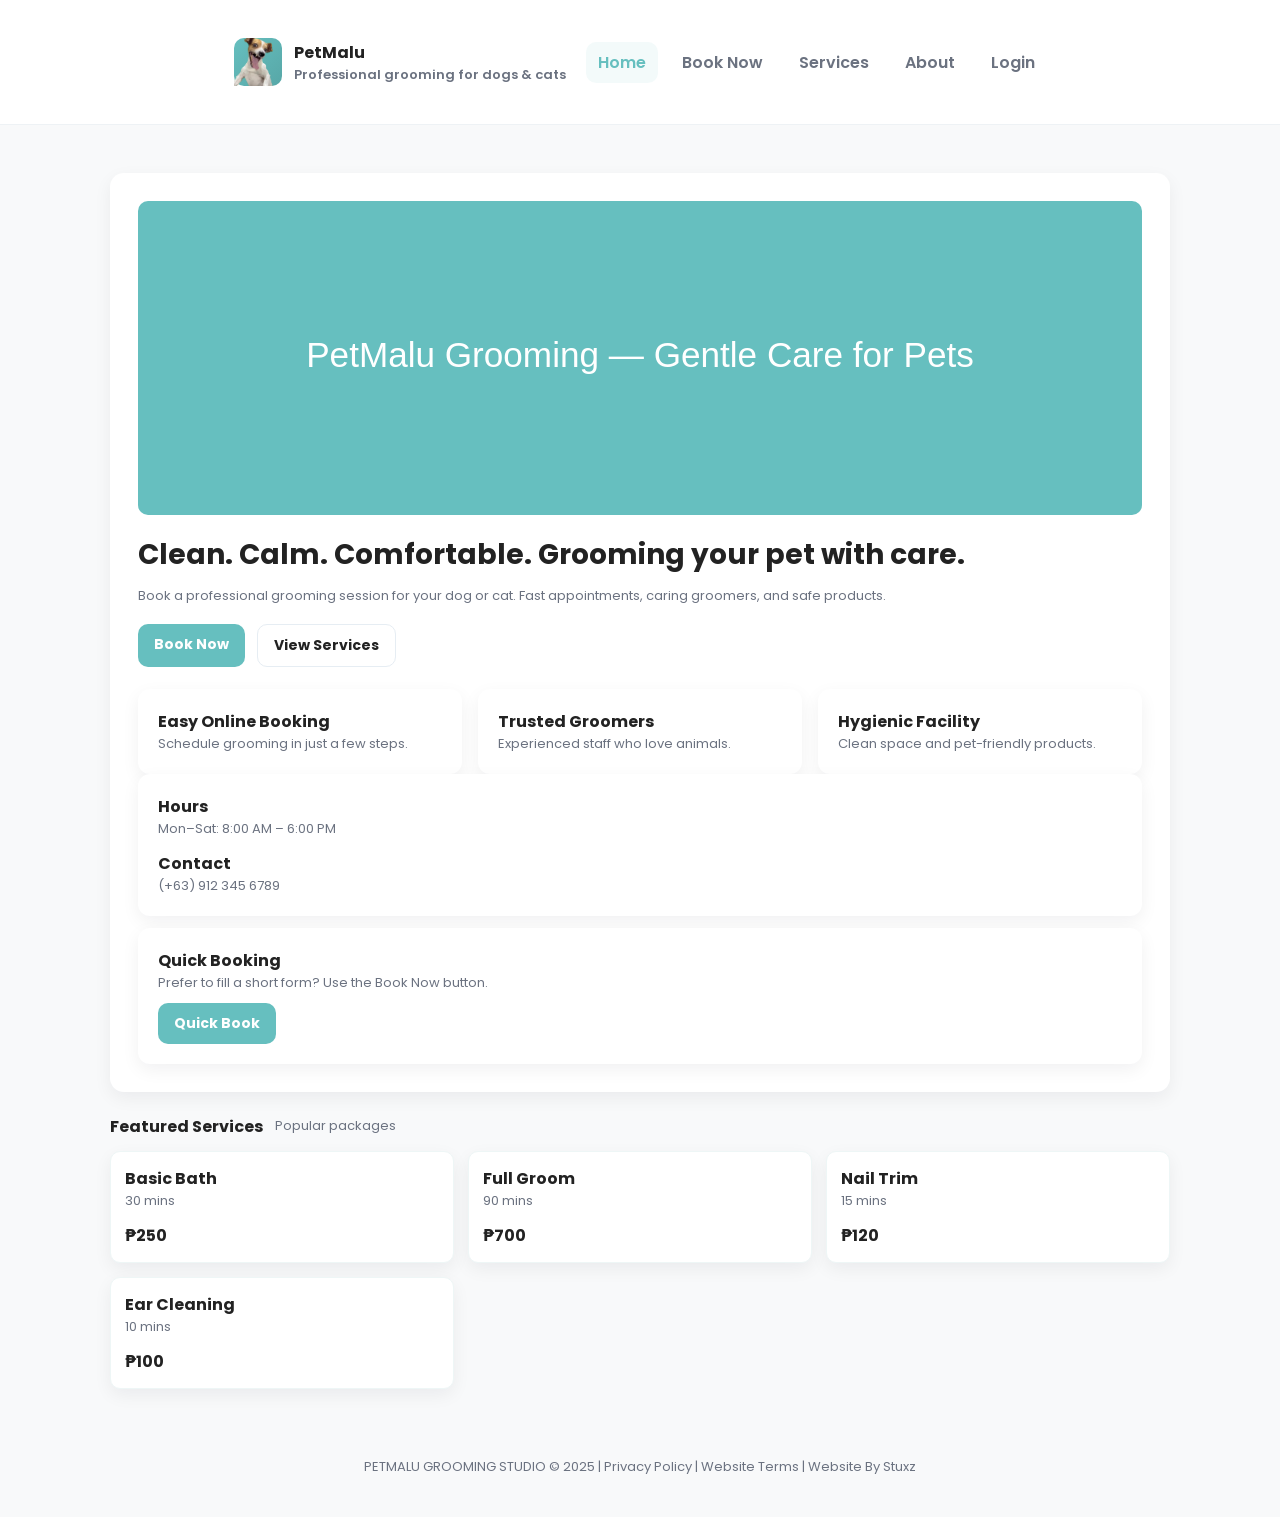
<file: Pet Grooming (USER)/index.html>
<!doctype html>
<html lang="en">
<head>
  <meta charset="utf-8" />
  <meta name="viewport" content="width=device-width,initial-scale=1" />
  <title>PetMalu — Home</title>
  <link rel="stylesheet" href="style.css">
</head>
<body>
  <header class="navbar">
    <div class="container" style="display:flex;align-items:center;gap:20px;padding:0">
    <div class="brand">
  <div class="logo">
    <img src="Dogstyle.png" alt="PetMalu Logo" style="height:48px; width:auto;">
  </div>
  <div>
    <div style="font-weight:700">PetMalu</div>
    <div class="kicker">Professional grooming for dogs & cats</div>
  </div>
</div>

      <nav class="nav-links">
        <a href="index.html" class="active">Home</a>
        <a href="booking.html">Book Now</a>
        <a href="services.html">Services</a>
        <a href="about.html">About</a>
      </nav>
    </div>
  </header>

  <main class="container">
    <section class="hero-card hero"><div style="width:100%;margin-bottom:12px"><img src="images/banner.svg" alt="Banner" style="width:100%;border-radius:10px"/></div>
      <div>
        <h1>Clean. Calm. Comfortable. Grooming your pet with care.</h1>
        <p class="note">Book a professional grooming session for your dog or cat. Fast appointments, caring groomers, and safe products.</p>
        <div style="display:flex;gap:12px;margin-top:16px">
          <a class="btn btn-primary" href="booking.html">Book Now</a>
          <a class="btn btn-outline" href="services.html">View Services</a>
        </div>

        <div class="grid-3" style="margin-top:22px">
          <div class="card">
            <div style="font-weight:700">Easy Online Booking</div>
            <div class="small">Schedule grooming in just a few steps.</div>
          </div>
          <div class="card">
            <div style="font-weight:700">Trusted Groomers</div>
            <div class="small">Experienced staff who love animals.</div>
          </div>
          <div class="card">
            <div style="font-weight:700">Hygienic Facility</div>
            <div class="small">Clean space and pet-friendly products.</div>
          </div>
        </div>
      </div>

      <div style="display:flex;flex-direction:column;gap:12px">
        <div class="card">
          <div style="font-weight:700">Hours</div>
          <div class="small">Mon–Sat: 8:00 AM – 6:00 PM</div>
          <div style="height:12px"></div>
          <div style="font-weight:700">Contact</div>
          <div class="small">(+63) 912 345 6789</div>
        </div>

        <div class="card">
          <div style="font-weight:700">Quick Booking</div>
          <div class="small">Prefer to fill a short form? Use the Book Now button.</div>
          <div style="margin-top:10px">
            <a class="btn btn-primary" href="booking.html">Quick Book</a>
          </div>
        </div>
      </div>
    </section>

    <section style="margin-top:22px">
      <div style="display:flex;align-items:center;gap:12px">
        <div style="font-weight:700">Featured Services</div>
        <div class="small">Popular packages</div>
      </div>

      <div class="services-grid" style="margin-top:12px"><img src="Grooming.webp" alt="dog" style="width:100%;border-radius:8px;margin-bottom:12px"/></div>
    </section>

    <footer>
      <div class="small">PETMALU GROOMING STUDIO © 2025 | Privacy Policy | Website Terms | Website By Stuxz</div>
    </footer>
  </main>

  <script src="script.js"></script>
</body>
</html>
</file>
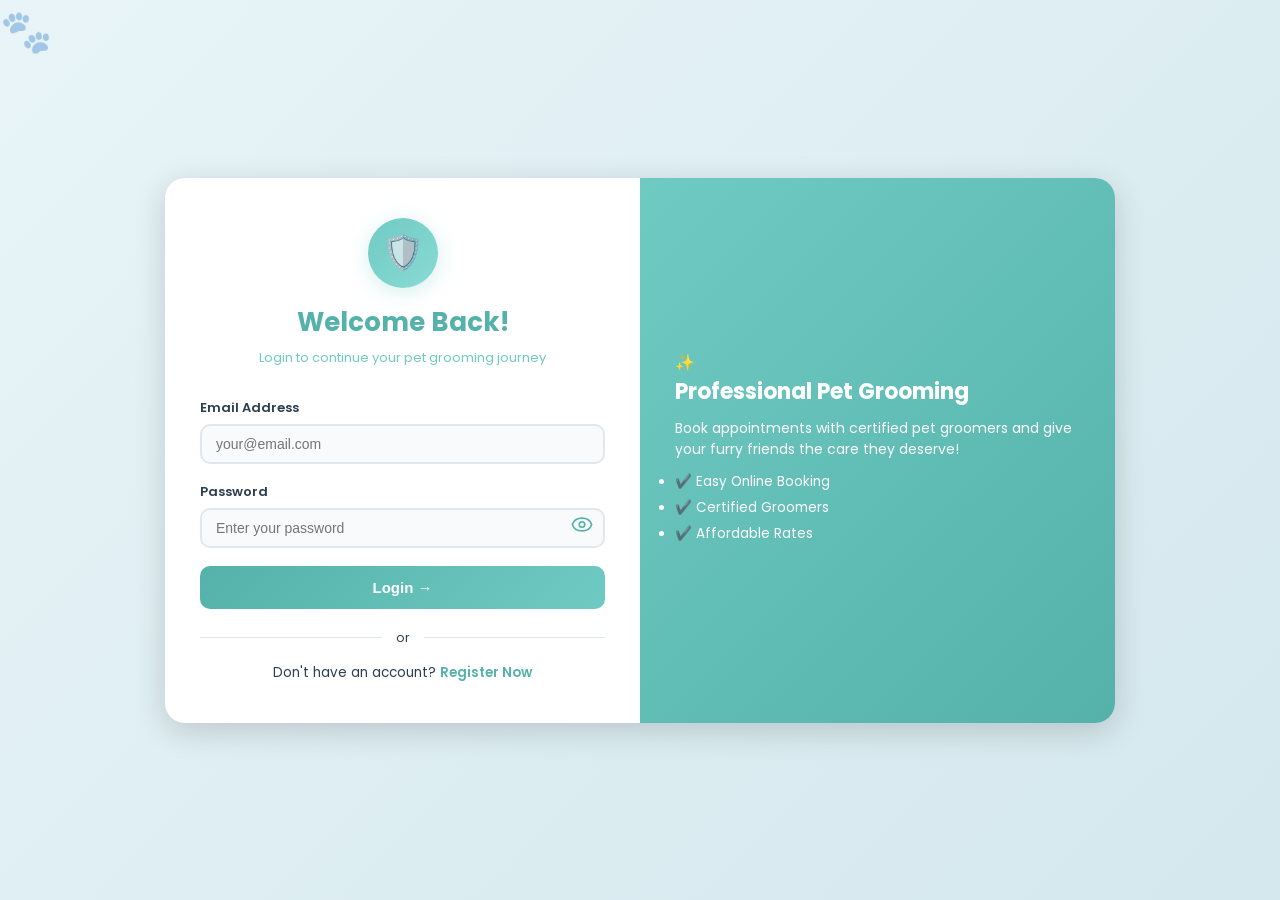
<file: Pet Grooming (ADMIN)/login.html>
<!doctype html>
<html lang="en">
<head>
  <meta charset="utf-8" />
  <meta name="viewport" content="width=device-width,initial-scale=1" />
  <title>Admin Login — PetMalu</title>
  <link rel="stylesheet" href="login.css">
</head>
<body>
  <!-- Background Decorations -->
  <div class="bg-decoration">
    <div class="paw-print">🐾</div>
    <div class="paw-print">🐾</div>
    <div class="paw-print">🐾</div>
  </div>

  <div class="auth-container">
    <div class="auth-card">
      <div class="card-header">
        <div class="logo-circle">
          <span class="logo-icon">🛡️</span>
        </div>
        <h2>Welcome Back!</h2>
        <p class="subtitle">Login to continue your pet grooming journey</p>
      </div>

      <form id="admin-login-form">
        <div class="form-group">
          <label for="admin-email">Email Address</label>
          <input id="admin-email" type="email" placeholder="your@email.com" required>
        </div>

        <div class="form-group">
          <label for="admin-password">Password</label>
          <div class="password-wrapper">
            <input id="admin-password" type="password" placeholder="Enter your password" required>
            <span id="toggle-admin-password" class="eye-icon">
              <svg xmlns="http://www.w3.org/2000/svg" fill="none" viewBox="0 0 24 24" stroke-width="1.8" stroke="currentColor" width="22" height="22">
                <path stroke-linecap="round" stroke-linejoin="round" d="M1.458 12C2.732 7.943 6.523 5 12 5c5.478 0 9.268 2.943 10.542 7-1.274 4.057-5.064 7-10.542 7-5.477 0-9.268-2.943-10.542-7z" />
                <circle cx="12" cy="12" r="3" />
              </svg>
            </span>
          </div>
        </div>

        <button class="btn btn-primary" type="submit">
          <span>Login</span>
          <span class="btn-icon">→</span>
        </button>

        <div class="divider"><span>or</span></div>

        <div class="login-redirect">
          <p>Don't have an account? <a href="register.html" class="login-link">Register Now</a></p>
        </div>
      </form>
    </div>

    <div class="side-panel">
      <div class="side-content">
        <div class="feature-icon">✨</div>
        <h3>Professional Pet Grooming</h3>
        <p>Book appointments with certified pet groomers and give your furry friends the care they deserve!</p>
        <ul class="features">
          <li>✔️ Easy Online Booking</li>
          <li>✔️ Certified Groomers</li>
          <li>✔️ Affordable Rates</li>
        </ul>
      </div>
    </div>
  </div>

  <script src="login.js"></script>
</body>
</html>
</file>
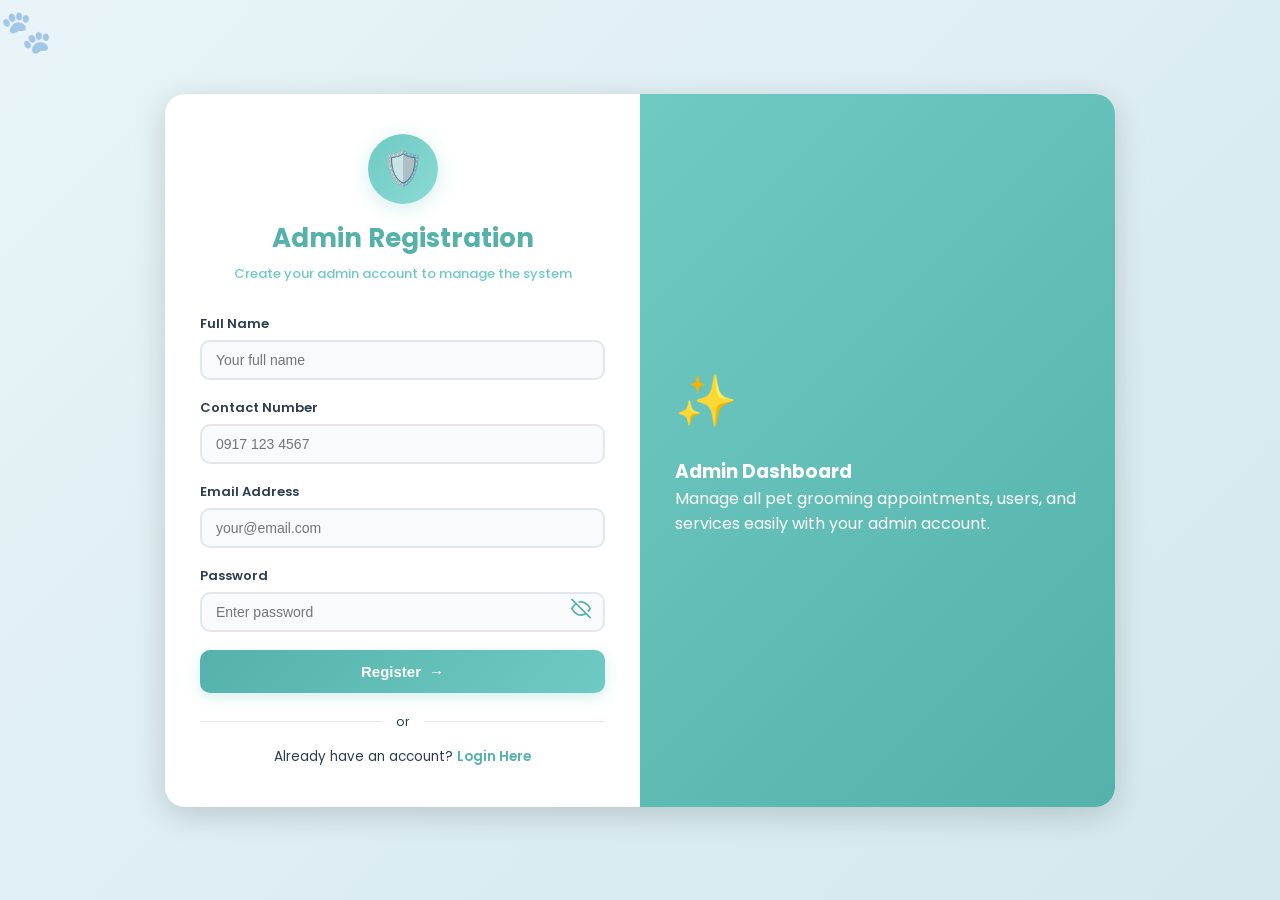
<file: Pet Grooming (ADMIN)/Register.html>
<!DOCTYPE html>
<html lang="en">
<head>
  <meta charset="UTF-8"> 
  <meta name="viewport" content="width=device-width, initial-scale=1.0">
  <title>Admin Register — PetMalu</title>
  <link rel="stylesheet" href="Register.css">
</head>
<body>

  <div class="bg-decoration">
    <div class="paw-print">🐾</div>
    <div class="paw-print">🐾</div>
    <div class="paw-print">🐾</div>
  </div>

  <div class="auth-container">
    <div class="auth-card">
      <div class="card-header">
        <div class="logo-circle">
          <span class="logo-icon">🛡️</span>
        </div>
        <h2>Admin Registration</h2>
        <p class="subtitle">Create your admin account to manage the system</p>
      </div>

      <form id="register-form">
        <div class="form-group">
          <label for="name">Full Name</label>
          <input type="text" id="name" placeholder="Your full name" required>
        </div>

        <div class="form-group">
          <label for="contact">Contact Number</label>
          <input type="text" id="contact" placeholder="0917 123 4567" required>
        </div>

        <div class="form-group">
          <label for="email">Email Address</label>
          <input type="email" id="email" placeholder="your@email.com" required>
        </div>

        <div class="form-group">
          <label for="password">Password</label>
          <div class="password-wrapper">
            <input type="password" id="password" placeholder="Enter password" required>
            <span id="toggle-password" class="eye-icon">
              <svg id="eye-closed" xmlns="http://www.w3.org/2000/svg" width="20" height="20" viewBox="0 0 24 24" fill="none" stroke="currentColor" stroke-width="2" stroke-linecap="round" stroke-linejoin="round">
                <path d="M17.94 17.94A10.97 10.97 0 0 1 12 20c-7 0-11-8-11-8a18.1 18.1 0 0 1 5.06-5.94M9.9 4.24A9.12 9.12 0 0 1 12 4c7 0 11 8 11 8a18.5 18.5 0 0 1-2.16 3.19"></path>
                <line x1="1" y1="1" x2="23" y2="23"></line>
              </svg>
              <svg id="eye-open" xmlns="http://www.w3.org/2000/svg" width="20" height="20" viewBox="0 0 24 24" fill="none" stroke="currentColor" stroke-width="2" stroke-linecap="round" stroke-linejoin="round" style="display:none;">
                <path d="M1 12s4-8 11-8 11 8 11 8-4 8-11 8-11-8-11-8z"></path>
                <circle cx="12" cy="12" r="3"></circle>
              </svg>
            </span>
          </div>
        </div>

        <button class="btn btn-primary" type="submit">
          <span>Register</span>
          <span class="btn-icon">→</span>
        </button>

        <div class="divider"><span>or</span></div>

        <!-- ✅ Added Login Redirect -->
        <div class="login-redirect">
          <p>Already have an account? 
            <a href="login.html" class="login-link">Login Here</a>
          </p>
        </div>
      </form>
    </div>

    <div class="side-panel">
      <div class="side-content">
        <div class="feature-icon">✨</div>
        <h3>Admin Dashboard</h3>
        <p>Manage all pet grooming appointments, users, and services easily with your admin account.</p>
      </div>
    </div>
  </div>

  <script src="Register.js"></script>
</body>
</html>
</file>
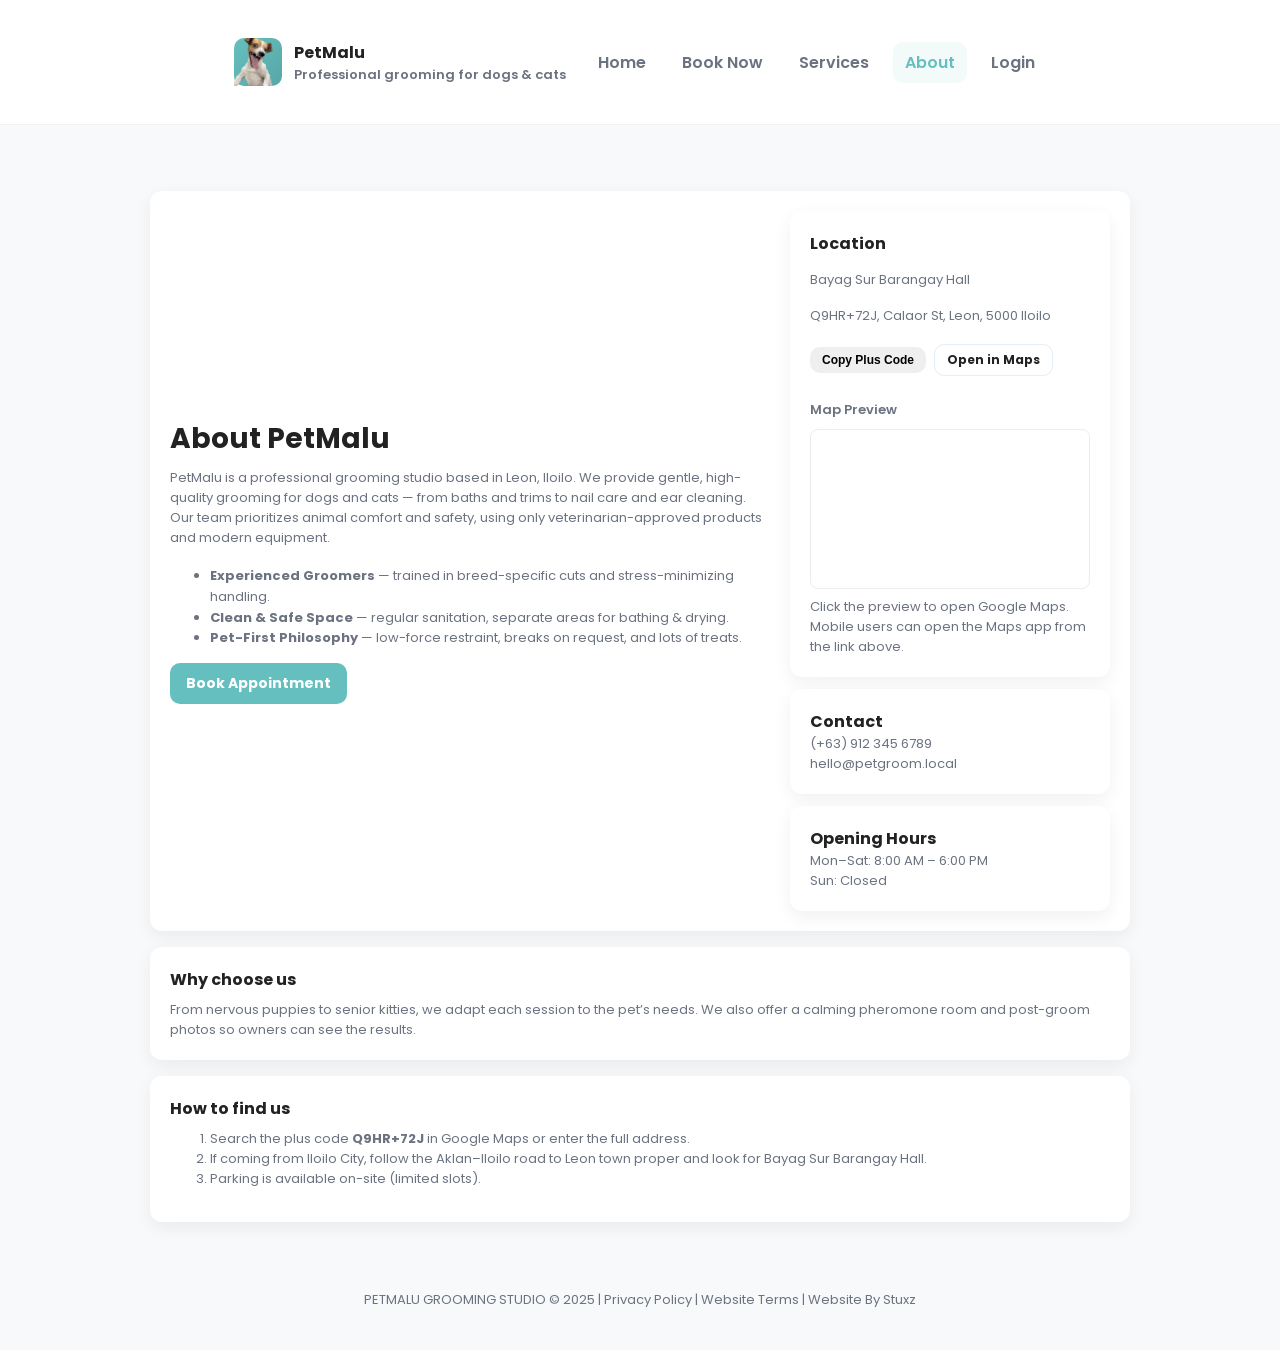
<file: Pet Grooming (USER)/about.html>
<!doctype html>
<html lang="en">
<head>
  <meta charset="utf-8" />
  <meta name="viewport" content="width=device-width,initial-scale=1" />
  <title>About — PetMalu</title>
  <link rel="stylesheet" href="style.css">
</head>
<body>
  <header class="navbar">
    <div class="container" style="display:flex;align-items:center;gap:20px;padding:0">
      <div class="brand">
        <div class="logo">
          <img src="Dogstyle.png" alt="PetMalu Logo" style="height:48px; width:auto;">
        </div>
        <div>
          <div style="font-weight:700">PetMalu</div>
          <div class="kicker">Professional grooming for dogs & cats</div>
        </div>
      </div>
      <nav class="nav-links">
        <a href="index.html">Home</a>
        <a href="booking.html">Book Now</a>
        <a href="services.html">Services</a>
        <a href="about.html" class="active">About</a>
      </nav>
    </div>
  </header>

  <main class="container">
    <div style="max-width:980px;margin:18px auto">
      <div class="card hero-card">
        <div class="hero" style="display:flex;gap:18px;align-items:center;flex-wrap:wrap">
          <div style="flex:1;min-width:260px">
            <h1 style="margin:0 0 8px">About PetMalu</h1>
            <p class="small">
              PetMalu is a professional grooming studio based in Leon, Iloilo. 
              We provide gentle, high-quality grooming for dogs and cats — 
              from baths and trims to nail care and ear cleaning. 
              Our team prioritizes animal comfort and safety, 
              using only veterinarian-approved products and modern equipment.
            </p>

            <ul class="small" style="margin-top:12px;line-height:1.6">
              <li><strong>Experienced Groomers</strong> — trained in breed-specific cuts and stress-minimizing handling.</li>
              <li><strong>Clean & Safe Space</strong> — regular sanitation, separate areas for bathing & drying.</li>
              <li><strong>Pet-First Philosophy</strong> — low-force restraint, breaks on request, and lots of treats.</li>
            </ul>

            <div style="margin-top:14px;display:flex;gap:8px;flex-wrap:wrap">
              <a class="btn btn-primary" href="booking.html">Book Appointment</a>
            </div>
          </div>

          <div style="width:320px;min-width:260px">
            <div class="card address-card">
              <div style="font-weight:700;margin-bottom:6px">Location</div>
              <div class="small" style="margin-bottom:8px">Bayag Sur Barangay Hall</div>
              <div class="small">Q9HR+72J, Calaor St, Leon, 5000 Iloilo</div>

              <div style="margin-top:10px;display:flex;gap:8px;align-items:center">
                <button id="copy-pluscode" class="btn btn-sm">Copy Plus Code</button>
                <a id="open-maps" class="btn btn-outline btn-sm" target="_blank" rel="noopener">Open in Maps</a>
              </div>

              <div style="margin-top:12px">
                <small class="kicker">Map Preview</small>
                <div class="map-preview" id="map-preview" title="Click to open full map">
                  <!-- iframe inserted by JS -->
                </div>
                <div class="note" style="margin-top:8px">
                  Click the preview to open Google Maps. Mobile users can open the Maps app from the link above.
                </div>
              </div>
            </div>

            <div class="card" style="margin-top:12px">
              <div style="font-weight:700">Contact</div>
              <div class="small">(+63) 912 345 6789<br/>hello@petgroom.local</div>
            </div>

            <div class="card" style="margin-top:12px">
              <div style="font-weight:700">Opening Hours</div>
              <div class="small">Mon–Sat: 8:00 AM – 6:00 PM<br/>Sun: Closed</div>
            </div>
          </div>
        </div>
      </div>

      <div class="card" style="margin-top:16px">
        <div style="font-weight:700">Why choose us</div>
        <div class="small" style="margin-top:8px">
          From nervous puppies to senior kitties, we adapt each session to the pet’s needs. 
          We also offer a calming pheromone room and post-groom photos so owners can see the results.
        </div>
      </div>

      <div class="card" style="margin-top:16px">
        <div style="font-weight:700">How to find us</div>
        <ol class="small" style="margin-top:8px">
          <li>Search the plus code <strong>Q9HR+72J</strong> in Google Maps or enter the full address.</li>
          <li>If coming from Iloilo City, follow the Aklan–Iloilo road to Leon town proper and look for Bayag Sur Barangay Hall.</li>
          <li>Parking is available on-site (limited slots).</li>
        </ol>
      </div>
    </div>

    <footer>
      <div class="small">
        PETMALU GROOMING STUDIO © 2025 | Privacy Policy | Website Terms | Website By Stuxz
      </div>
    </footer>
  </main>

  <script src="script.js"></script>
</body>
</html>
</file>
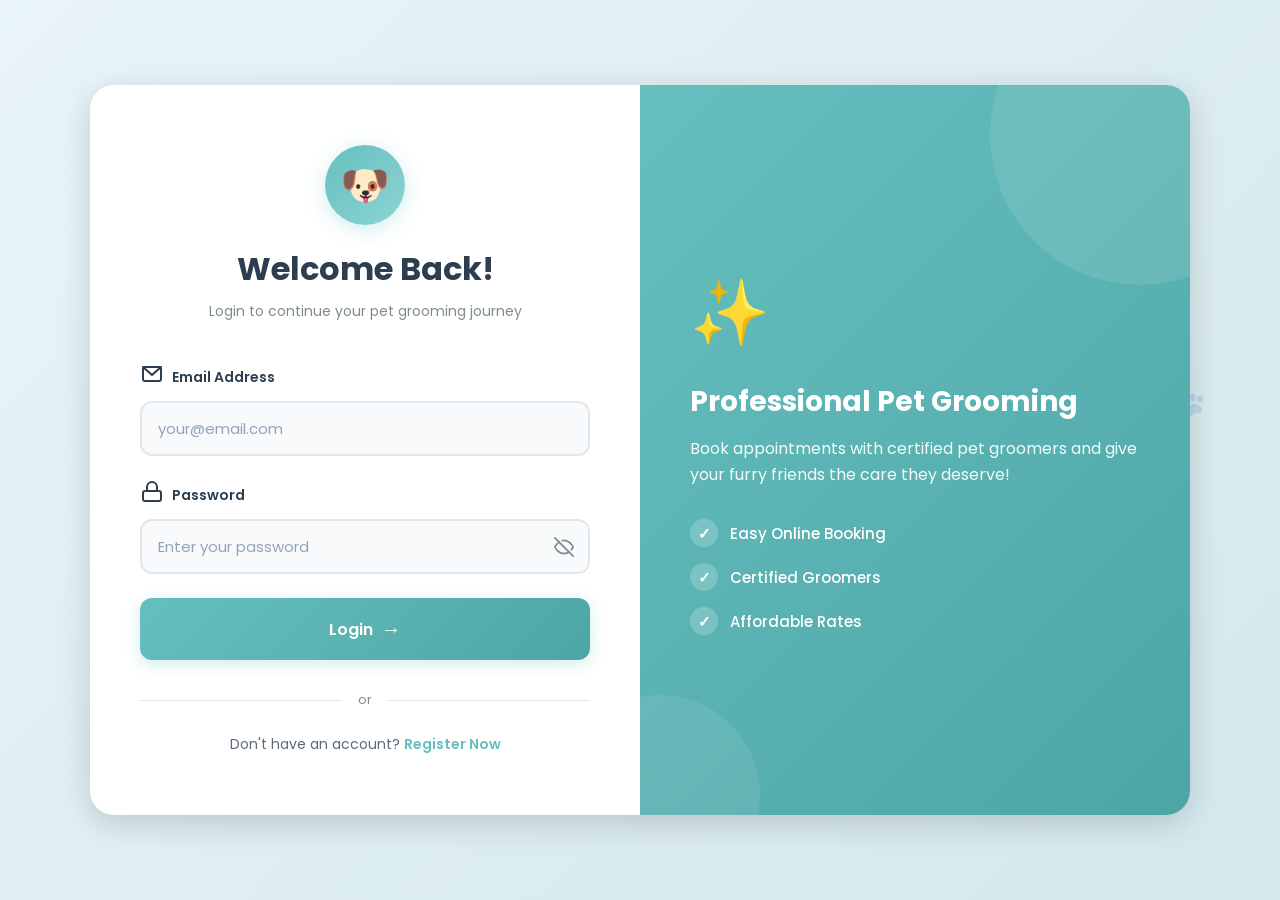
<file: Pet Grooming (USER)/booking.html>
<!doctype html>
<html lang="en">
<head>
  <meta charset="utf-8" />
  <meta name="viewport" content="width=device-width,initial-scale=1" />
  <title>Book Appointment — PetMalu</title>
  <link rel="stylesheet" href="style.css">
</head>
<body>
  <header class="navbar">
    <div class="container" style="display:flex;align-items:center;gap:20px;padding:0">
      <div class="brand">
        <div class="logo">
          <img src="Dogstyle.png" alt="PetMalu Logo" style="height:48px; width:auto;">
        </div>
        <div>
          <div style="font-weight:700">PetMalu</div>
          <div class="kicker">Professional grooming for dogs & cats</div>
        </div>
      </div>
      <nav class="nav-links">
        <a href="index.html">Home</a>
        <a href="booking.html" class="active">Book Now</a>
        <a href="services.html">Services</a>
        <a href="about.html">About</a>
      </nav>
    </div>
  </header>

  <main class="container">
    <!-- Tab Navigation -->
    <div class="tabs" style="margin-bottom:20px">
      <button class="tab-btn active" data-tab="booking">New Booking</button>
      <button class="tab-btn" data-tab="appointments">My Appointments</button>
    </div>

    <!-- NEW BOOKING TAB -->
    <div class="tab-content active" id="tab-booking">
      <div class="card" style="max-width:900px;margin:0 auto">
        <h2 style="margin:0 0 8px">Book an Appointment</h2>
        <p class="small">Fill in the details below to schedule your pet's grooming session.</p>

        <form id="booking-form" style="margin-top:20px">
          <div style="display:flex;gap:16px;flex-direction:column">
            <!-- Owner Information -->
            <div class="section-header" style="margin-top:8px">
              <h3 style="font-size:16px;font-weight:700;margin:0 0 4px">Owner Information</h3>
              <div class="small">Your contact details</div>
            </div>

            <div class="form-group">
              <label for="ownerName">Full Name *</label>
              <input id="ownerName" type="text" placeholder="e.g. Lebron James" required>
            </div>

            <div class="row">
              <div class="col form-group">
                <label for="ownerEmail">Email *</label>
                <input id="ownerEmail" type="email" placeholder="you@example.com" required>
              </div>
              <div class="col form-group">
                <label for="ownerPhone">Phone Number *</label>
                <input id="ownerPhone" type="tel" placeholder="09XX XXX XXXX" required>
              </div>
            </div>

            <!-- Pet Information -->
            <div class="section-header" style="margin-top:8px">
              <h3 style="font-size:16px;font-weight:700;margin:0 0 4px">Pet Information</h3>
              <div class="small">Tell us about your pet</div>
            </div>

            <div class="row">
              <div class="col form-group">
                <label for="petName">Pet Name *</label>
                <input id="petName" type="text" placeholder="e.g. Buster" required>
              </div>
              <div class="col form-group">
                <label for="petType">Pet Type *</label>
                <select id="petType">
                  <option>Dog</option>
                  <option>Cat</option>
                </select>
              </div>
            </div>

            <!-- Service & Schedule -->
            <div class="section-header" style="margin-top:8px">
              <h3 style="font-size:16px;font-weight:700;margin:0 0 4px">Service & Schedule</h3>
              <div class="small">Choose your preferred service and time</div>
            </div>

            <div class="row">
              <div class="col form-group">
                <label for="service">Service *</label>
                <select id="service"></select>
              </div>
              <div class="col form-group">
                <label for="date">Preferred Date *</label>
                <input id="date" type="date" required>
              </div>
            </div>

            <div class="row">
              <div class="col form-group">
                <label for="time">Preferred Time *</label>
                <input id="time" type="time" required>
              </div>
              <div class="col form-group">
                <label for="notes">Notes (optional)</label>
                <input id="notes" type="text" placeholder="Allergies, behavior notes, etc.">
              </div>
            </div>

            <!-- Payment Method -->
            <div class="section-header" style="margin-top:16px">
              <h3 style="font-size:16px;font-weight:700;margin:0 0 4px">Payment Method</h3>
              <div class="small">Choose how you'd like to pay</div>
            </div>

            <div class="form-group">
              <div class="payment-options">
                <label class="payment-option">
                  <input type="radio" name="payment" value="Cash">
                  <div class="payment-card">
                    <div class="payment-icon"><!-- Minimalist Peso Coin Icon (Larger Version) -->
<svg xmlns="http://www.w3.org/2000/svg" viewBox="0 0 32 32" width="32" height="32" role="img" aria-label="Peso coin icon">
  <circle cx="16" cy="16" r="12" fill="none" stroke="#000" stroke-width="2"/>
  <text x="16" y="16.4" font-family="Segoe UI, Roboto, Arial" font-size="12" fill="#000" text-anchor="middle" dominant-baseline="middle">₱</text>
</svg>
</div>
                    <div class="payment-info">
                      <div class="payment-title">Cash on Site</div>
                      <div class="payment-desc">Pay when you arrive</div>
                    </div>
                  </div>
                </label>

                 <label class="payment-option"> 
                  <input type="radio" name="payment" value="GCash">
                  <div class="payment-card">
                    <div class="payment-icon">
                      <svg width="45" height="45" viewBox="0 0 100 100" fill="none" xmlns="http://www.w3.org/2000/svg">
                        <circle cx="50" cy="50" r="48" fill="#007DFF"/>
                        <text x="50" y="68" font-family="Arial, sans-serif" font-size="50" font-weight="bold" fill="white" text-anchor="middle">G</text>
                      </svg>
                    </div>
                    <div class="payment-info">
                      <div class="payment-title">GCash</div>
                      <div class="payment-desc">Pay via GCash mobile app</div>
                    </div>
                  </div>
                </label>

                <label class="payment-option">
                  <input type="radio" name="payment" value="Card">
                  <div class="payment-card">
                    <div class="payment-icon"><!-- Minimalist Credit Card Icon -->
<svg xmlns="http://www.w3.org/2000/svg" viewBox="0 0 32 32" width="32" height="32" role="img" aria-label="Credit card icon">
  <!-- Outer card -->
  <rect x="4" y="8" width="24" height="16" rx="2.5" fill="none" stroke="#000" stroke-width="2"/>
  <!-- Magnetic stripe -->
  <rect x="4" y="11" width="24" height="3" fill="#000"/>
  <!-- Chip / details -->
  <rect x="8" y="17" width="6" height="4" rx="0.5" fill="none" stroke="#000" stroke-width="1.5"/>
  <line x1="17" y1="19" x2="25" y2="19" stroke="#000" stroke-width="1.5" stroke-linecap="round"/>
</svg>
</div>
                    <div class="payment-info">
                      <div class="payment-title">Credit/Debit Card</div>
                      <div class="payment-desc">Secure card payment</div>
                    </div>
                  </div>
                </label>
              </div>
            </div>

            <!-- Payment Details Section (Hidden by default) -->
            <div id="payment-details" class="payment-details" style="display:none">
              <!-- GCash Details -->
              <div id="gcash-details" class="payment-detail-section" style="display:none">
                <div class="payment-detail-card">
                  <h4 style="margin:0 0 12px;font-size:15px;font-weight:700">GCash Payment Details</h4>
                  <div class="form-group">
                    <label for="gcashNumber">GCash Mobile Number *</label>
                    <input id="gcashNumber" type="tel" placeholder="09XX XXX XXXX" maxlength="11">
                    <div class="note">Enter your 11-digit GCash registered number</div>
                  </div>
                  <div class="form-group">
                    <label for="gcashName">Account Name *</label>
                    <input id="gcashName" type="text" placeholder="Full name as registered in GCash">
                  </div>
                  <div class="info-box">
                    <strong>📱 How to pay:</strong>
                    <ol style="margin:8px 0 0 20px;padding:0">
                      <li>Submit booking to get our GCash merchant number</li>
                      <li>Send payment via GCash app</li>
                      <li>Keep your reference number</li>
                      <li>Upload receipt proof (optional but recommended)</li>
                    </ol>
                  </div>
                </div>
              </div>

              <!-- Card Details -->
              <div id="card-details" class="payment-detail-section" style="display:none">
                <div class="payment-detail-card">
                  <h4 style="margin:0 0 12px;font-size:15px;font-weight:700">Card Payment Details</h4>
                  <div class="form-group">
                    <label for="cardNumber">Card Number *</label>
                    <input id="cardNumber" type="text" placeholder="1234 5678 9012 3456" maxlength="19">
                  </div>
                  <div class="row">
                    <div class="col form-group">
                      <label for="cardExpiry">Expiry Date *</label>
                      <input id="cardExpiry" type="text" placeholder="MM/YY" maxlength="5">
                    </div>
                    <div class="col form-group">
                      <label for="cardCVV">CVV *</label>
                      <input id="cardCVV" type="text" placeholder="123" maxlength="3">
                    </div>
                  </div>
                  <div class="form-group">
                    <label for="cardName">Cardholder Name *</label>
                    <input id="cardName" type="text" placeholder="Name as it appears on card">
                  </div>
                  <div class="info-box">
                    <strong>🔒 Secure Payment:</strong> Your card details are encrypted and secure. We accept Visa, Mastercard, and JCB.
                  </div>
                </div>
              </div>
            </div>

            <div style="display:flex;gap:12px;align-items:center;justify-content:space-between;margin-top:16px;flex-wrap:wrap">
              <div class="small">By submitting you agree to our terms & conditions.</div>
              <div style="display:flex;gap:10px">
                <button type="button" id="btn-submit" class="btn btn-primary">Review & Confirm</button>
                <a href="index.html" class="btn btn-outline">Cancel</a>
              </div>
            </div>
          </div>
        </form>
      </div>
    </div>

    <!-- MY APPOINTMENTS TAB -->
    <div class="tab-content" id="tab-appointments">
      <div class="card" style="max-width:1000px;margin:0 auto">
        <div style="display:flex;justify-content:space-between;align-items:center;margin-bottom:16px;flex-wrap:wrap;gap:10px">
          <div>
            <h2 style="margin:0 0 4px">My Appointments</h2>
            <p class="small">Track your booking status and history</p>
          </div>
          <button id="refresh-appointments" class="btn btn-outline" style="font-size:13px">
            🔄 Refresh
          </button>
        </div>

        <div id="appointments-list">
          <div class="loading-state" style="text-align:center;padding:40px;color:var(--muted)">
            Loading appointments...
          </div>
        </div>
      </div>
    </div>

    <footer>
      <div class="small">PETMALU GROOMING STUDIO © 2025 | Privacy Policy | Website Terms | Website By Stuxz</div>
    </footer>
  </main>

  <!-- Modal Backdrop -->
  <div class="modal-backdrop" id="summary-modal"></div>

  <script src="script.js"></script>
</body>
</html>
</file>
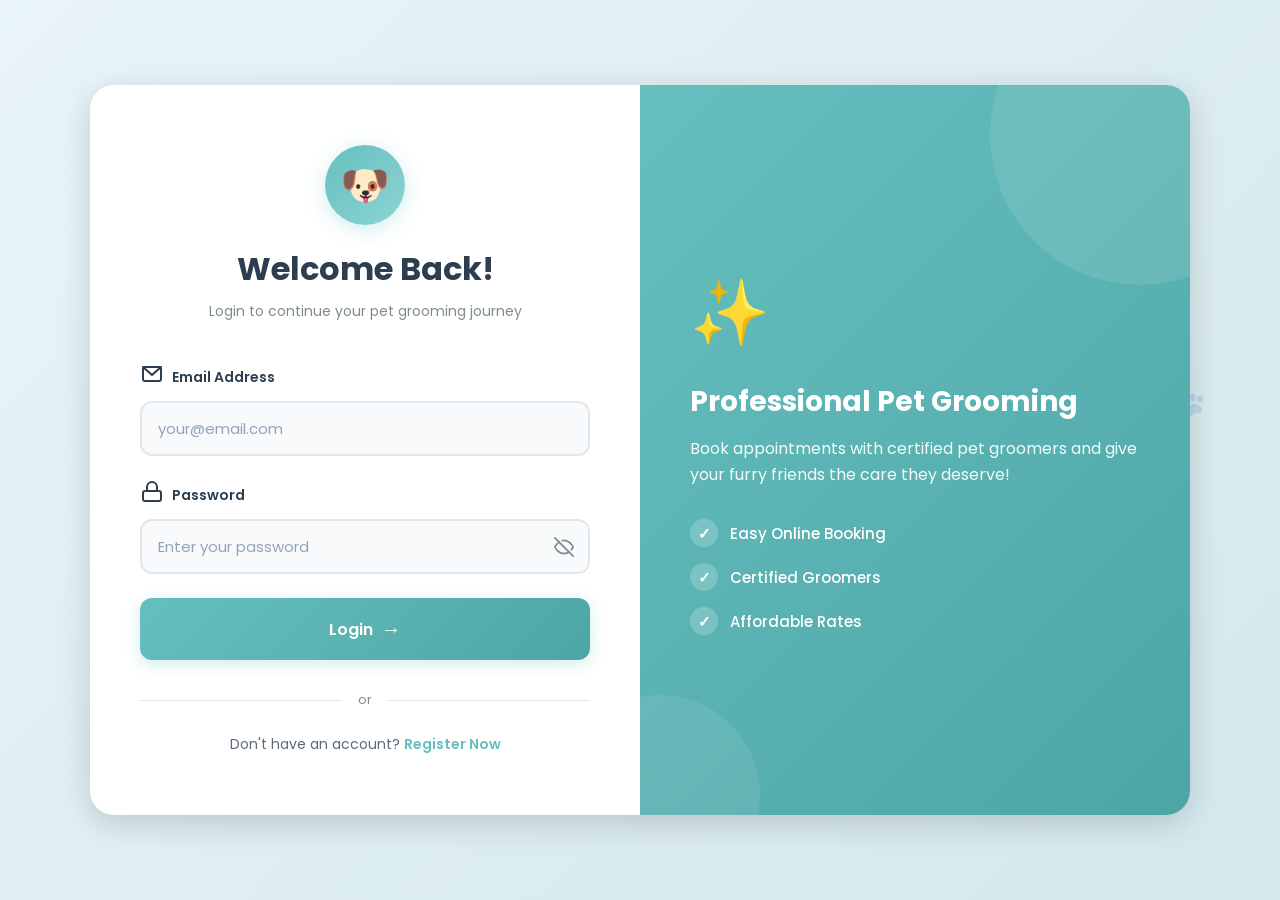
<file: Pet Grooming (USER)/login.html>
<!doctype html>
<html lang="en">
<head>
  <meta charset="utf-8" />
  <meta name="viewport" content="width=device-width,initial-scale=1" />
  <title>Login — PetMalu</title>
  <link rel="stylesheet" href="auth.css">
</head>
<body>
  <!-- Animated Background Decorations -->
  <div class="bg-decoration">
    <div class="paw-print">🐾</div>
    <div class="paw-print">🐾</div>
    <div class="paw-print">🐾</div>
    <div class="paw-print">🐾</div>
    <div class="paw-print">🐾</div>
    <div class="paw-print">🐾</div>
    <div class="bubble"></div>
    <div class="bubble"></div>
    <div class="bubble"></div>
  </div>

  <div class="auth-container">
    <div class="auth-card">
      <div class="card-header">
        <div class="logo-circle">
          <span class="logo-icon">🐶</span>
        </div>
        <h2>Welcome Back!</h2>
        <p class="subtitle">Login to continue your pet grooming journey</p>
      </div>

      <form id="login-form">
        <div class="form-group">
          <label for="email">
            <span class="label-icon"><svg xmlns="http://www.w3.org/2000/svg" width="24" height="24" fill="none" stroke="currentColor" stroke-width="2" stroke-linecap="round" stroke-linejoin="round">
  <rect x="3" y="5" width="18" height="14" rx="2" ry="2"></rect>
  <polyline points="3,5 12,13 21,5"></polyline>
</svg>
</span>
            Email Address
          </label>
          <input id="email" type="email" placeholder="your@email.com" required>
        </div>

        <div class="form-group">
          <label for="password">
            <span class="label-icon"><svg xmlns="http://www.w3.org/2000/svg" width="24" height="24" fill="none" stroke="currentColor" stroke-width="2" stroke-linecap="round" stroke-linejoin="round">
  <rect x="3" y="11" width="18" height="10" rx="2" ry="2"></rect>
  <path d="M7 11V7a5 5 0 0 1 10 0v4"></path>
</svg>
</span>
            Password
          </label>
          <div class="password-wrapper">
            <input id="password" type="password" placeholder="Enter your password" required>
            <span id="toggle-password" class="eye-icon">
              <svg id="eye-closed" xmlns="http://www.w3.org/2000/svg" width="20" height="20" viewBox="0 0 24 24" fill="none" stroke="currentColor" stroke-width="2" stroke-linecap="round" stroke-linejoin="round">
                <path d="M17.94 17.94A10.97 10.97 0 0 1 12 20c-7 0-11-8-11-8a18.1 18.1 0 0 1 5.06-5.94M9.9 4.24A9.12 9.12 0 0 1 12 4c7 0 11 8 11 8a18.5 18.5 0 0 1-2.16 3.19"></path>
                <line x1="1" y1="1" x2="23" y2="23"></line>
              </svg>
              <svg id="eye-open" xmlns="http://www.w3.org/2000/svg" width="20" height="20" viewBox="0 0 24 24" fill="none" stroke="currentColor" stroke-width="2" stroke-linecap="round" stroke-linejoin="round" style="display:none;">
                <path d="M1 12s4-8 11-8 11 8 11 8-4 8-11 8-11-8-11-8z"></path>
                <circle cx="12" cy="12" r="3"></circle>
              </svg>
            </span>
          </div>
        </div>

        <button class="btn btn-primary" type="submit">
          <span>Login</span>
          <span class="btn-icon">→</span>
        </button>

        <div class="divider">
          <span>or</span>
        </div>

        <div class="bottom-link">
          <p>Don't have an account? <a href="register.html" class="link">Register Now</a></p>
        </div>
      </form>
    </div>

    <!-- Decorative Side Panel -->
    <div class="side-panel">
      <div class="side-content">
        <div class="feature-icon">✨</div>
        <h3>Professional Pet Grooming</h3>
        <p>Book appointments with certified pet groomers and give your furry friends the care they deserve!</p>
        <div class="features-list">
          <div class="feature-item">
            <span class="check-icon">✓</span>
            <span>Easy Online Booking</span>
          </div>
          <div class="feature-item">
            <span class="check-icon">✓</span>
            <span>Certified Groomers</span>
          </div>
          <div class="feature-item">
            <span class="check-icon">✓</span>
            <span>Affordable Rates</span>
          </div>
        </div>
      </div>
    </div>
  </div>

  <script src="auth.js"></script>
  <script>
    // Password toggle
    const togglePwd = document.getElementById('toggle-password');
    const pwdInput = document.getElementById('password');
    const eyeClosed = document.getElementById('eye-closed');
    const eyeOpen = document.getElementById('eye-open');

    if(togglePwd && pwdInput){
      togglePwd.addEventListener('click', ()=>{
        if(pwdInput.type === 'password'){
          pwdInput.type = 'text';
          eyeClosed.style.display = 'none';
          eyeOpen.style.display = 'inline';
        } else {
          pwdInput.type = 'password';
          eyeClosed.style.display = 'inline';
          eyeOpen.style.display = 'none';
        }
      });
    }
  </script>
</body>
</html>
</file>
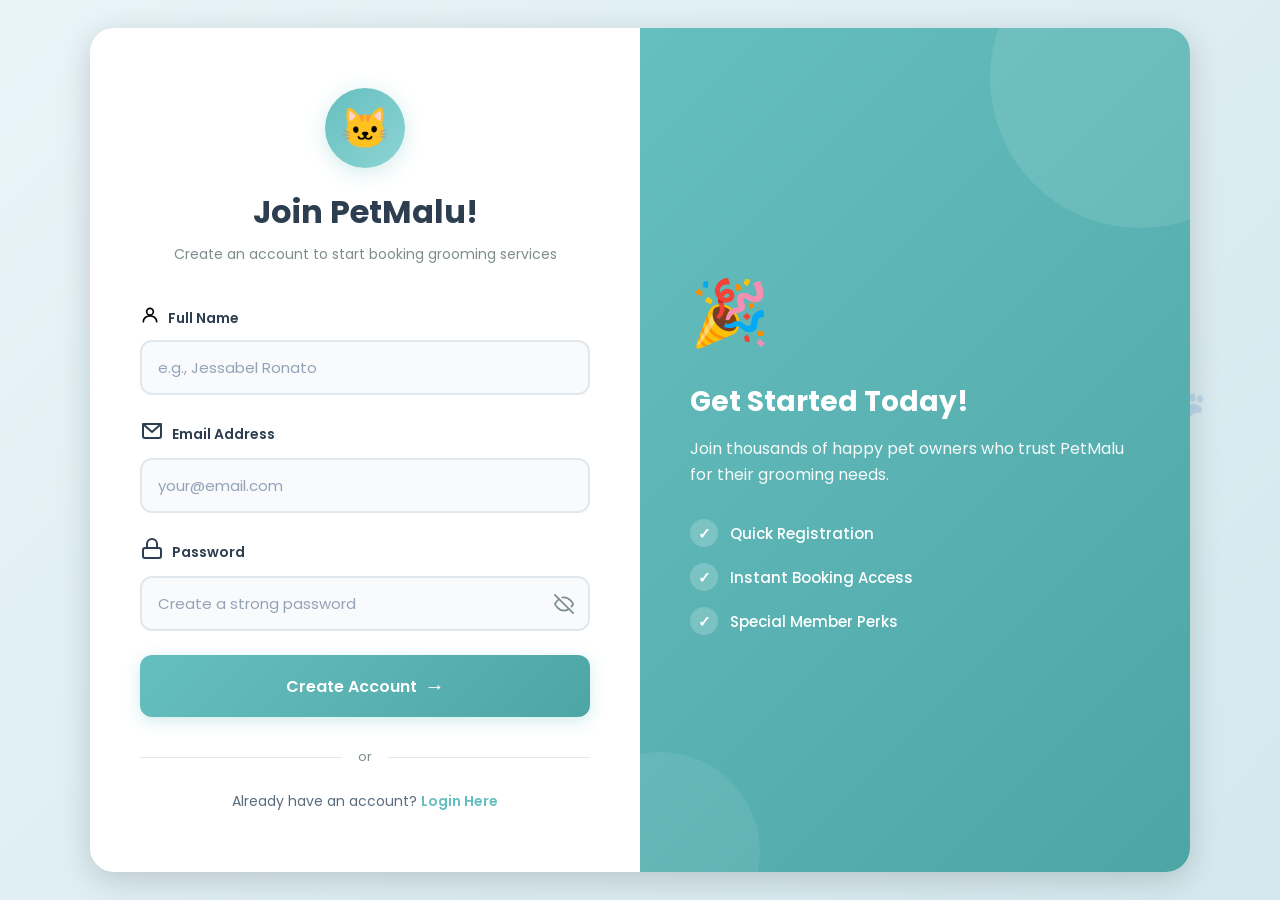
<file: Pet Grooming (USER)/register.html>
<!doctype html>
<html lang="en">
<head>
  <meta charset="utf-8" />
  <meta name="viewport" content="width=device-width,initial-scale=1" />
  <title>Register — PetMalu</title>
  <link rel="stylesheet" href="auth.css">
</head>
<body>
  <!-- Animated Background Decorations -->
  <div class="bg-decoration">
    <div class="paw-print">🐾</div>
    <div class="paw-print">🐾</div>
    <div class="paw-print">🐾</div>
    <div class="paw-print">🐾</div>
    <div class="paw-print">🐾</div>
    <div class="paw-print">🐾</div>
    <div class="bubble"></div>
    <div class="bubble"></div>
    <div class="bubble"></div>
  </div>

  <div class="auth-container">
    <div class="auth-card">
      <div class="card-header">
        <div class="logo-circle">
          <span class="logo-icon">🐱</span>
        </div>
        <h2>Join PetMalu!</h2>
        <p class="subtitle">Create an account to start booking grooming services</p>
      </div>

      <form id="register-form">
        <div class="form-group">
          <label for="name">
            <span class="label-icon"><svg xmlns="http://www.w3.org/2000/svg" width="20" height="20" viewBox="0 0 24 24" fill="none" stroke="black" stroke-width="2" stroke-linecap="round" stroke-linejoin="round">
  <circle cx="12" cy="8" r="4" />
  <path d="M4 20c0-4 3.6-7 8-7s8 3 8 7" />
</svg>
</span>
            Full Name
          </label>
          <input id="name" type="text" placeholder="e.g., Jessabel Ronato" required>
        </div>

        <div class="form-group">
          <label for="email">
            <span class="label-icon"><svg xmlns="http://www.w3.org/2000/svg" width="24" height="24" fill="none" stroke="currentColor" stroke-width="2" stroke-linecap="round" stroke-linejoin="round">
  <rect x="3" y="5" width="18" height="14" rx="2" ry="2"></rect>
  <polyline points="3,5 12,13 21,5"></polyline>
</svg>
</span>
            Email Address
          </label>
          <input id="email" type="email" placeholder="your@email.com" required>
        </div>

        <div class="form-group">
          <label for="password">
            <span class="label-icon"><svg xmlns="http://www.w3.org/2000/svg" width="24" height="24" fill="none" stroke="currentColor" stroke-width="2" stroke-linecap="round" stroke-linejoin="round">
  <rect x="3" y="11" width="18" height="10" rx="2" ry="2"></rect>
  <path d="M7 11V7a5 5 0 0 1 10 0v4"></path>
</svg>
</span>
            Password
          </label>
          <div class="password-wrapper">
            <input id="password" type="password" placeholder="Create a strong password" required>
            <span id="toggle-password" class="eye-icon">
              <svg id="eye-closed" xmlns="http://www.w3.org/2000/svg" width="20" height="20" viewBox="0 0 24 24" fill="none" stroke="currentColor" stroke-width="2" stroke-linecap="round" stroke-linejoin="round">
                <path d="M17.94 17.94A10.97 10.97 0 0 1 12 20c-7 0-11-8-11-8a18.1 18.1 0 0 1 5.06-5.94M9.9 4.24A9.12 9.12 0 0 1 12 4c7 0 11 8 11 8a18.5 18.5 0 0 1-2.16 3.19"></path>
                <line x1="1" y1="1" x2="23" y2="23"></line>
              </svg>
              <svg id="eye-open" xmlns="http://www.w3.org/2000/svg" width="20" height="20" viewBox="0 0 24 24" fill="none" stroke="currentColor" stroke-width="2" stroke-linecap="round" stroke-linejoin="round" style="display:none;">
                <path d="M1 12s4-8 11-8 11 8 11 8-4 8-11 8-11-8-11-8z"></path>
                <circle cx="12" cy="12" r="3"></circle>
              </svg>
            </span>
          </div>
        </div>

        <button class="btn btn-primary" type="submit">
          <span>Create Account</span>
          <span class="btn-icon">→</span>
        </button>

        <div class="divider">
          <span>or</span>
        </div>

        <div class="bottom-link">
          <p>Already have an account? <a href="login.html" class="link">Login Here</a></p>
        </div>
      </form>
    </div>

    <!-- Decorative Side Panel -->
    <div class="side-panel">
      <div class="side-content">
        <div class="feature-icon">🎉</div>
        <h3>Get Started Today!</h3>
        <p>Join thousands of happy pet owners who trust PetMalu for their grooming needs.</p>
        <div class="features-list">
          <div class="feature-item">
            <span class="check-icon">✓</span>
            <span>Quick Registration</span>
          </div>
          <div class="feature-item">
            <span class="check-icon">✓</span>
            <span>Instant Booking Access</span>
          </div>
          <div class="feature-item">
            <span class="check-icon">✓</span>
            <span>Special Member Perks</span>
          </div>
        </div>
      </div>
    </div>
  </div>

  <script src="auth.js"></script>
  <script>
    // Password toggle
    const togglePwd = document.getElementById('toggle-password');
    const pwdInput = document.getElementById('password');
    const eyeClosed = document.getElementById('eye-closed');
    const eyeOpen = document.getElementById('eye-open');

    if(togglePwd && pwdInput){
      togglePwd.addEventListener('click', ()=>{
        if(pwdInput.type === 'password'){
          pwdInput.type = 'text';
          eyeClosed.style.display = 'none';
          eyeOpen.style.display = 'inline';
        } else {
          pwdInput.type = 'password';
          eyeClosed.style.display = 'inline';
          eyeOpen.style.display = 'none';
        }
      });
    }
  </script>
</body>
</html>
</file>
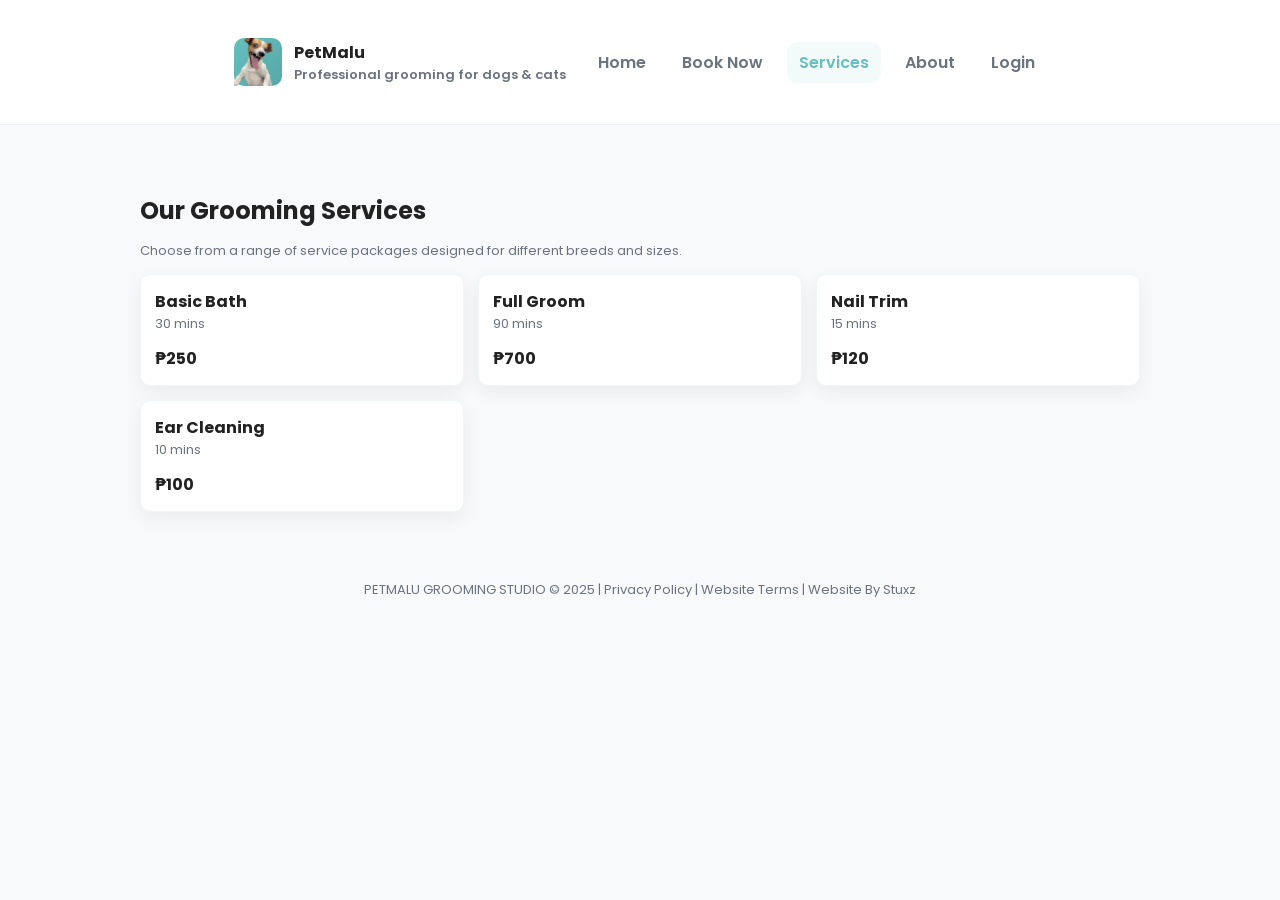
<file: Pet Grooming (USER)/services.html>
<!doctype html>
<html lang="en">
<head>
  <meta charset="utf-8" />
  <meta name="viewport" content="width=device-width,initial-scale=1" />
  <title>Services — PetMalu</title>
  <link rel="stylesheet" href="style.css">
</head>
<body>
  <header class="navbar">
  <div class="container" style="display:flex;align-items:center;gap:20px;padding:0">
    <div class="brand">
      <div class="logo">
        <img src="Dogstyle.png" alt="PetMalu Logo" style="height:48px; width:auto;">
      </div>
      <div>
        <div style="font-weight:700">PetMalu</div>
        <div class="kicker">Professional grooming for dogs & cats</div>
      </div>
    </div>
    <nav class="nav-links">
      <a href="index.html">Home</a>
      <a href="booking.html">Book Now</a>
      <a href="services.html" class="active">Services</a>
      <a href="about.html">About</a>
    </nav>
  </div>
</header>


  <main class="container">
    <div style="max-width:1000px;margin:18px auto">
      <h2 style="margin-bottom:6px">Our Grooming Services</h2>
      <p class="small">Choose from a range of service packages designed for different breeds and sizes.</p>

      <div class="services-grid" style="margin-top:12px"></div>
    </div>

    <footer>
      <div class="small">PETMALU GROOMING STUDIO © 2025 | Privacy Policy | Website Terms | Website By Stuxz</div>
    </footer>
  </main>

  <script src="script.js"></script>
</body>
</html>
</file>
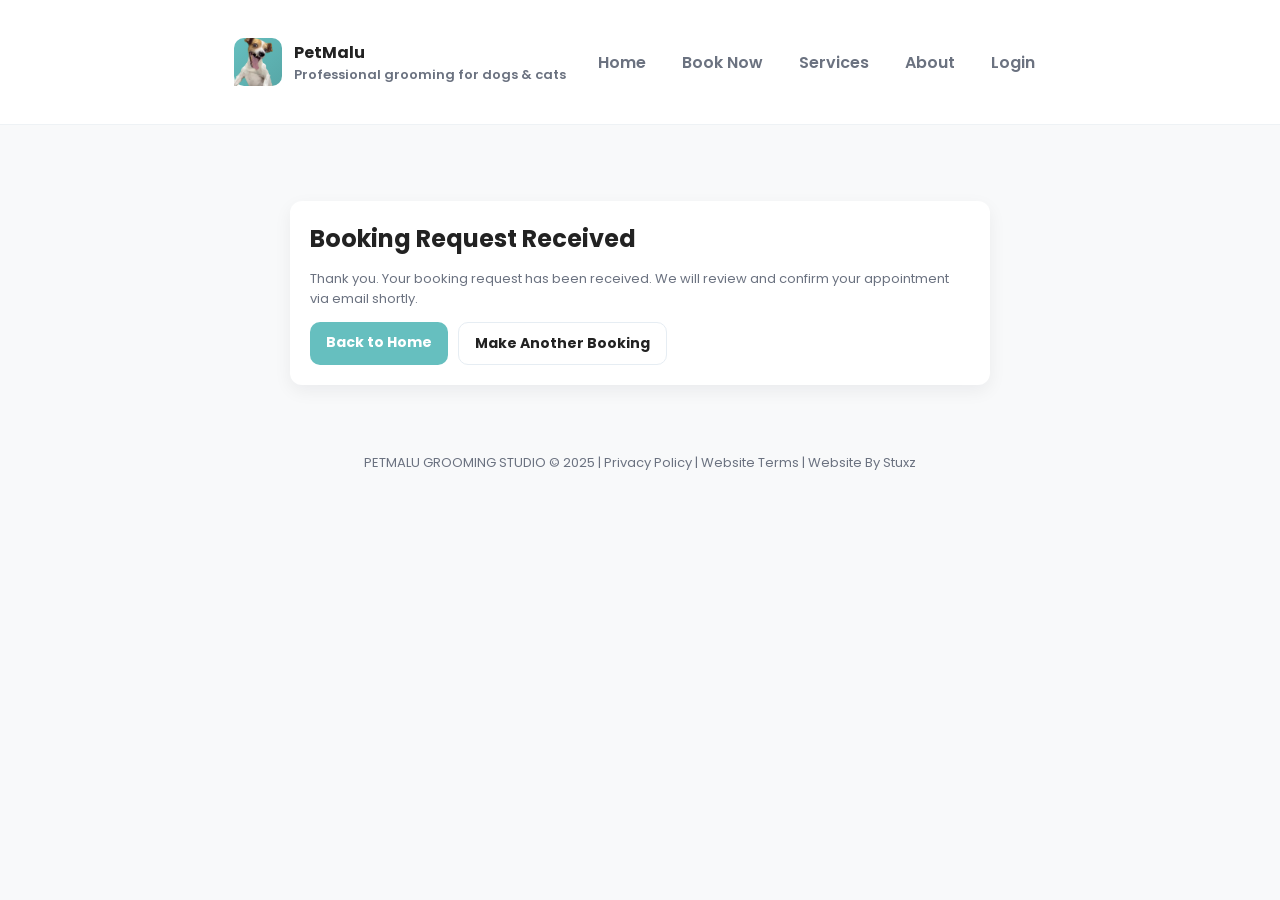
<file: Pet Grooming (USER)/success.html>
<!doctype html>
<html lang="en">
<head>
  <meta charset="utf-8" />
  <meta name="viewport" content="width=device-width,initial-scale=1" />
  <title>Booking Requested — PetMalu</title>
  <link rel="stylesheet" href="style.css">
</head>
<body>
 <header class="navbar">
  <div class="container" style="display:flex;align-items:center;gap:20px;padding:0">
    <div class="brand">
      <div class="logo">
        <img src="Dogstyle.png" alt="PetMalu Logo" style="height:48px; width:auto;">
      </div>
      <div>
        <div style="font-weight:700">PetMalu</div>
        <div class="kicker">Professional grooming for dogs & cats</div>
      </div>
    </div>
    <nav class="nav-links">
      <a href="index.html">Home</a>
      <a href="booking.html">Book Now</a>
      <a href="services.html">Services</a>
      <a href="about.html">About</a>
    </nav>
  </div>
</header>

  <main class="container">
    <div style="max-width:700px;margin:28px auto">
      <div class="card">
        <h2 style="margin:0 0 8px">Booking Request Received</h2>
        <p class="small">Thank you. Your booking request has been received. We will review and confirm your appointment via email shortly.</p>

        <div id="booking-summary" style="margin-top:12px"></div>

        <div style="margin-top:12px;display:flex;gap:10px">
          <a class="btn btn-primary" href="index.html">Back to Home</a>
          <a class="btn btn-outline" href="booking.html">Make Another Booking</a>
        </div>
      </div>
    </div>

    <footer>
      <div class="small">PETMALU GROOMING STUDIO © 2025 | Privacy Policy | Website Terms | Website By Stuxz</div>
    </footer>
  </main>

  <script src="script.js"></script>
</body>
</html>
</file>
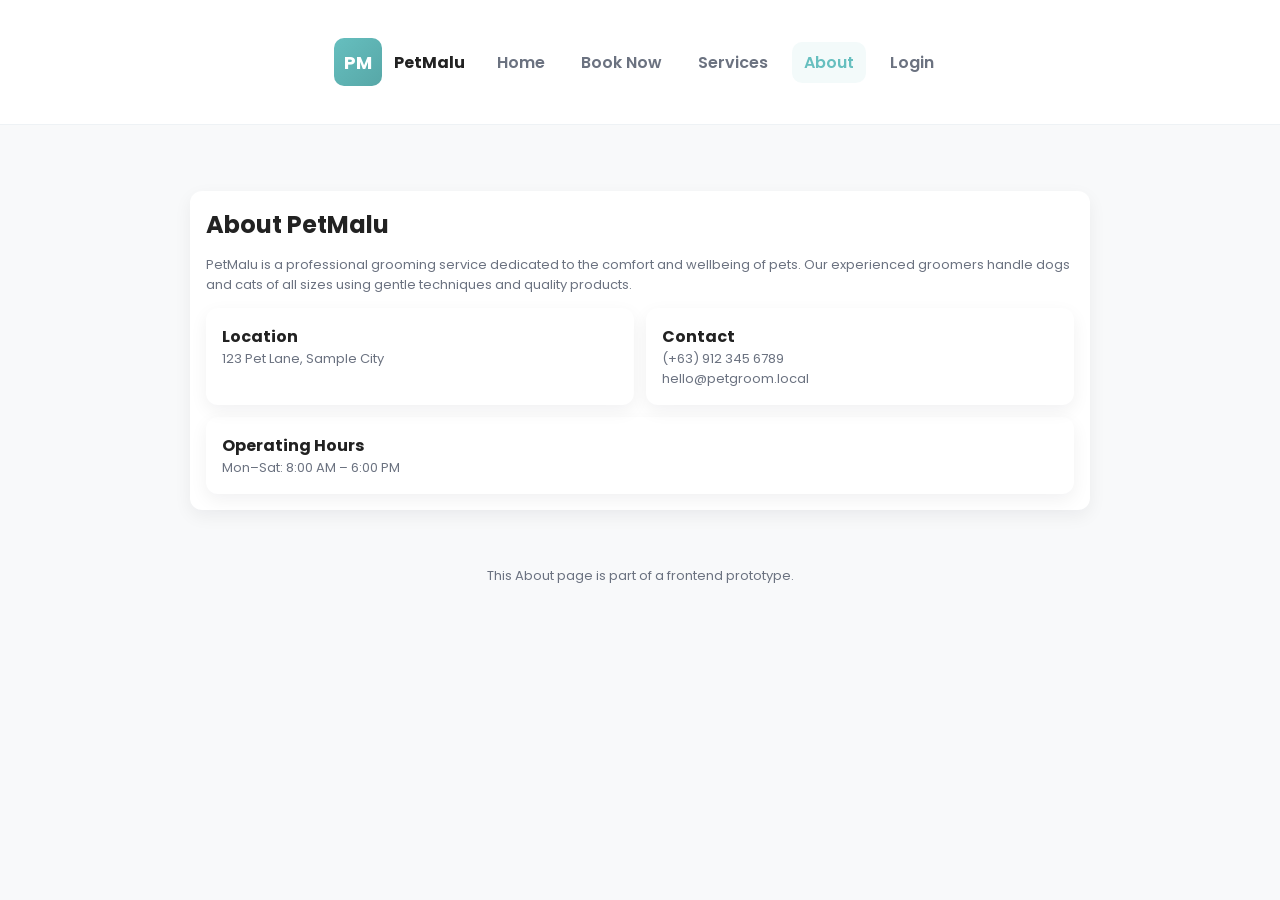
<file: Pet Grooming (USER)/images/about.html>
<!doctype html>
<html lang="en">
<head>
  <meta charset="utf-8" />
  <meta name="viewport" content="width=device-width,initial-scale=1" />
  <title>About — PetMalu</title>
  <link rel="stylesheet" href="style.css">
</head>
<body>
  <header class="navbar">
    <div class="container" style="display:flex;align-items:center;gap:20px;padding:0">
      <div class="brand">
        <div class="logo">PM</div>
        <div>
          <div style="font-weight:700">PetMalu</div>
        </div>
      </div>
      <nav class="nav-links">
        <a href="index.html">Home</a>
        <a href="booking.html">Book Now</a>
        <a href="services.html">Services</a>
        <a href="about.html" class="active">About</a>
      </nav>
    </div>
  </header>

  <main class="container">
    <div style="max-width:900px;margin:18px auto">
      <div class="card">
        <h2 style="margin:0 0 8px">About PetMalu</h2>
        <p class="small">PetMalu is a professional grooming service dedicated to the comfort and wellbeing of pets. Our experienced groomers handle dogs and cats of all sizes using gentle techniques and quality products.</p>

        <div style="display:grid;grid-template-columns:1fr 1fr;gap:12px;margin-top:12px">
          <div class="card">
            <div style="font-weight:700">Location</div>
            <div class="small">123 Pet Lane, Sample City</div>
          </div>

          <div class="card">
            <div style="font-weight:700">Contact</div>
            <div class="small">(+63) 912 345 6789<br/>hello@petgroom.local</div>
          </div>
        </div>

        <div style="margin-top:12px" class="card">
          <div style="font-weight:700">Operating Hours</div>
          <div class="small">Mon–Sat: 8:00 AM – 6:00 PM</div>
        </div>
      </div>
    </div>

    <footer>
      <div class="small">This About page is part of a frontend prototype.</div>
    </footer>
  </main>

  <script src="script.js"></script>
</body>
</html>
</file>
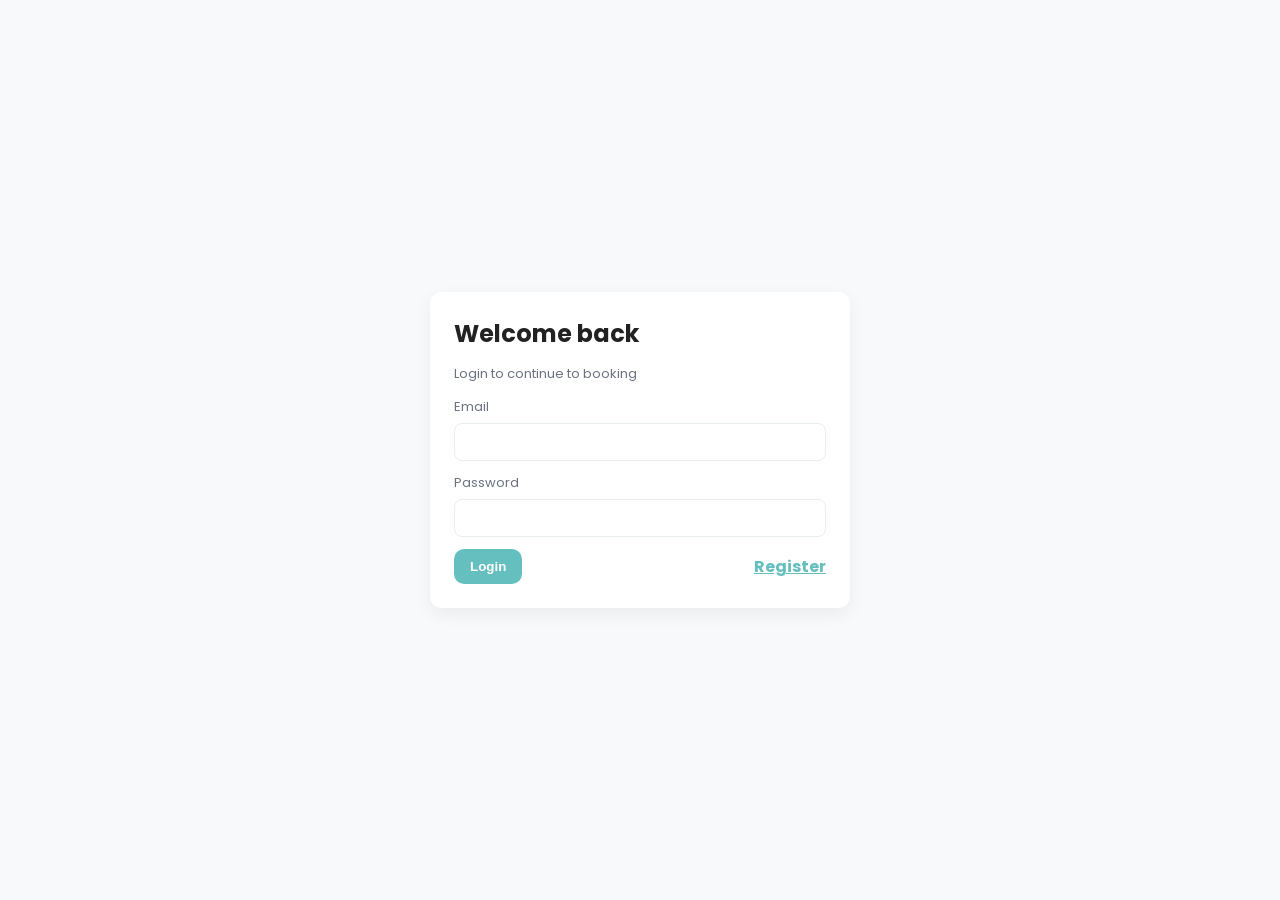
<file: Pet Grooming (USER)/images/booking.html>
<!doctype html>
<html lang="en">
<head>
  <meta charset="utf-8" />
  <meta name="viewport" content="width=device-width,initial-scale=1" />
  <title>Book Appointment — PetMalu</title>
  <link rel="stylesheet" href="style.css">
</head>
<body>
  <header class="navbar">
    <div class="container" style="display:flex;align-items:center;gap:20px;padding:0">
      <div class="brand">
        <div class="logo">PM</div>
        <div>
          <div style="font-weight:700">PetMalu</div>
        </div>
      </div>
      <nav class="nav-links">
        <a href="index.html">Home</a>
        <a href="booking.html" class="active">Book Now</a>
        <a href="services.html">Services</a>
        <a href="about.html">About</a>
      </nav>
    </div>
  </header>

  <main class="container">
    <div class="card" style="max-width:900px;margin:18px auto">
      <h2 style="margin:0 0 8px">Book an Appointment</h2>
      <p class="small">You must be logged in to make a booking.</p>

      <form id="booking-form" style="margin-top:12px">
        <div style="display:flex;gap:16px;flex-direction:column">
          <div class="form-group">
            <label for="ownerName">Owner Full Name</label>
            <input id="ownerName" type="text" placeholder="e.g. Maria Cruz" required>
          </div>

          <div class="form-group">
            <label for="ownerEmail">Email</label>
            <input id="ownerEmail" type="email" placeholder="you@example.com" required>
          </div>

          <div class="row">
            <div class="col form-group">
              <label for="petName">Pet Name</label>
              <input id="petName" type="text" placeholder="e.g. Buster" required>
            </div>
            <div class="col form-group">
              <label for="petType">Pet Type</label>
              <select id="petType">
                <option>Dog</option>
                <option>Cat</option>
              </select>
            </div>
          </div>

          <div class="row">
            <div class="col form-group">
              <label for="service">Service</label>
              <select id="service"></select>
            </div>
            <div class="col form-group">
              <label for="date">Preferred Date</label>
              <input id="date" type="date" required>
            </div>
          </div>

          <div class="row">
            <div class="col form-group">
              <label for="time">Preferred Time</label>
              <input id="time" type="time" required>
            </div>
            <div class="col form-group">
              <label for="notes">Notes (optional)</label>
              <input id="notes" type="text" placeholder="Allergies, behavior notes, etc.">
            </div>
          </div>

          <div class="form-group">
            <label>Payment Method</label>
            <div style="display:flex;gap:10px;flex-wrap:wrap">
              <label><input type="radio" name="payment" value="Cash"> Cash on Site</label>
              <label><input type="radio" name="payment" value="GCash"> GCash</label>
              <label><input type="radio" name="payment" value="Card"> Credit / Debit Card</label>
            </div>
            <div class="note">Card option is a placeholder for later integration.</div>
          </div>

          <div style="display:flex;gap:12px;align-items:center;justify-content:space-between;margin-top:8px">
            <div class="small">By submitting you agree to our terms & conditions.</div>
            <div>
              <button type="button" id="btn-submit" class="btn btn-primary">Review & Confirm</button>
              <a href="index.html" class="btn btn-outline">Cancel</a>
            </div>
          </div>
        </div>
      </form>
    </div>

    <footer>
      <div class="small">No payment required on request. Confirmation will be sent by email (demo).</div>
    </footer>
  </main>

  <div class="modal-backdrop" id="summary-modal" style="display:none"></div>

  <script src="script.js"></script>
</body>
</html>
</file>
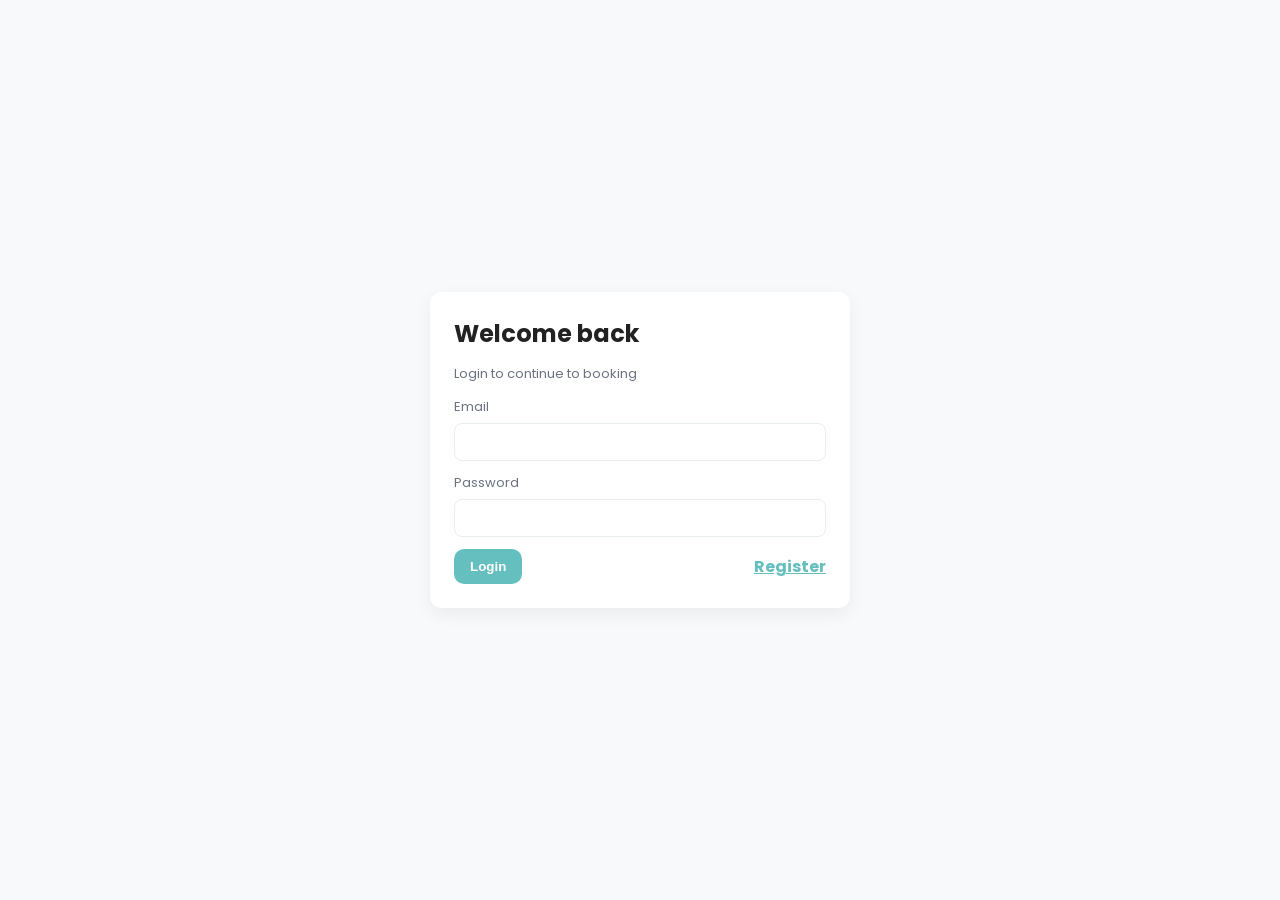
<file: Pet Grooming (USER)/images/login.html>
<!doctype html>
<html lang="en">
<head>
  <meta charset="utf-8" />
  <meta name="viewport" content="width=device-width,initial-scale=1" />
  <title>Login — PetMalu</title>
  <link rel="stylesheet" href="auth.css">
</head>
<body>
  <div class="centered">
    <div class="auth-card">
      <h2>Welcome back</h2>
      <p class="small">Login to continue to booking</p>
      <form id="login-form">
        <div class="form-group">
          <label for="email">Email</label>
          <input id="email" type="email" required>
        </div>
        <div class="form-group">
          <label for="password">Password</label>
          <input id="password" type="password" required>
        </div>
        <div style="display:flex;gap:8px;align-items:center;justify-content:space-between">
          <button class="btn btn-primary" type="submit">Login</button>
          <a class="link" href="register.html">Register</a>
        </div>
      </form>
    </div>
  </div>

  <script src="auth.js"></script>
</body>
</html>
</file>
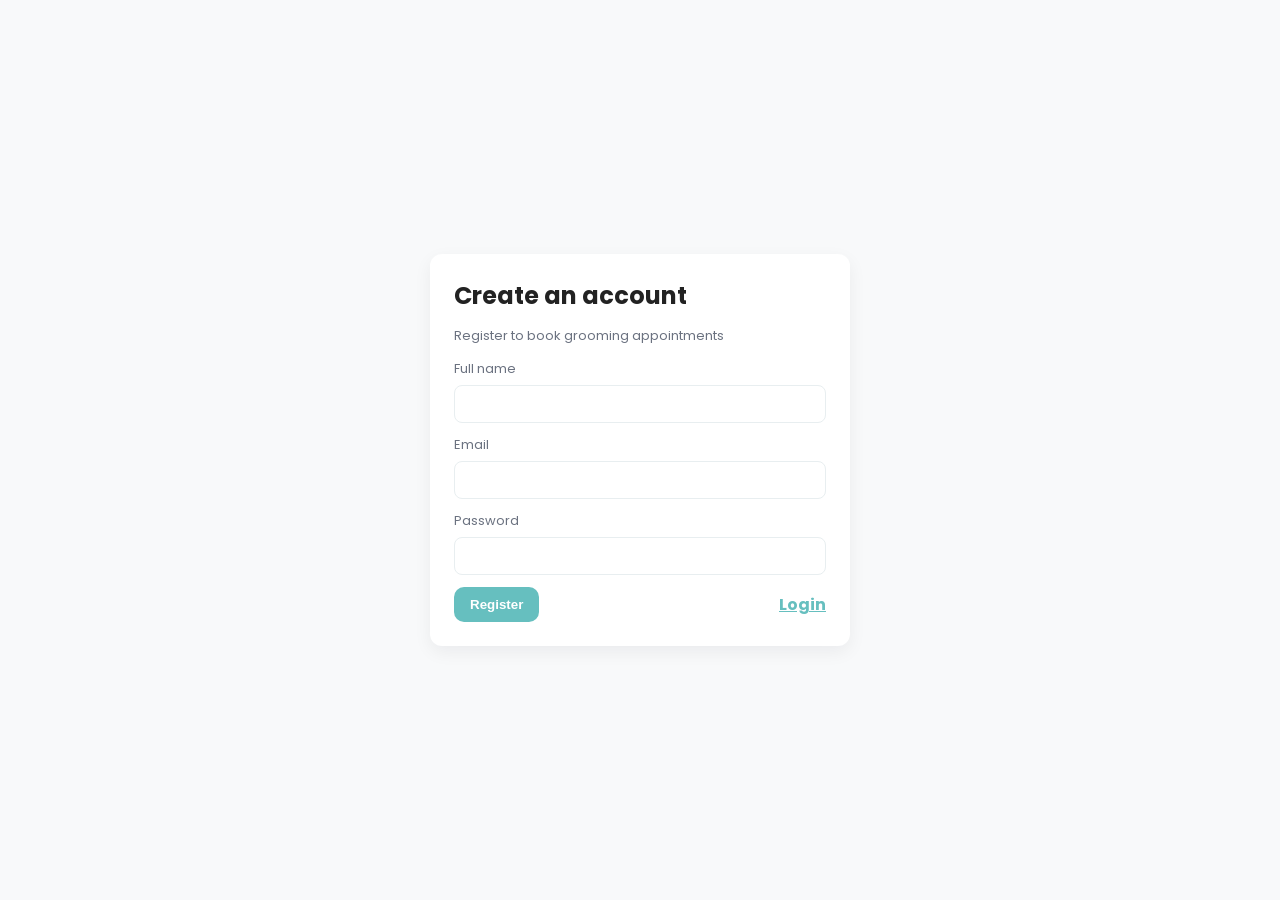
<file: Pet Grooming (USER)/images/register.html>
<!doctype html>
<html lang="en">
<head>
  <meta charset="utf-8" />
  <meta name="viewport" content="width=device-width,initial-scale=1" />
  <title>Register — PetMalu</title>
  <link rel="stylesheet" href="auth.css">
</head>
<body>
  <div class="centered">
    <div class="auth-card">
      <h2>Create an account</h2>
      <p class="small">Register to book grooming appointments</p>
      <form id="register-form">
        <div class="form-group">
          <label for="name">Full name</label>
          <input id="name" type="text" required>
        </div>
        <div class="form-group">
          <label for="email">Email</label>
          <input id="email" type="email" required>
        </div>
        <div class="form-group">
          <label for="password">Password</label>
          <input id="password" type="password" required>
        </div>
        <div style="display:flex;gap:8px;align-items:center;justify-content:space-between">
          <button class="btn btn-primary" type="submit">Register</button>
          <a class="link" href="login.html">Login</a>
        </div>
      </form>
    </div>
  </div>

  <script src="auth.js"></script>
</body>
</html>
</file>
<file: Pet Grooming (USER)/style.css>
/* style.css - Unified Styles for PetMalu Grooming System (Light theme) */
@import url('https://fonts.googleapis.com/css2?family=Poppins:wght@300;400;600;700&display=swap');

:root{
  --bg: #f8f9fa;
  --card: #ffffff;
  --muted: #6b7280;
  --accent: #66BFBF;
  --accent-dark: #57a7a7;
  --text: #222222;
  --radius: 12px;
  --shadow: 0 6px 18px rgba(15,23,42,0.06);
  --success: #28a745;
  --warning: #ffc107;
  --danger: #dc3545;
}

/* Base */
*{box-sizing:border-box}
html,body{
  height:100%;
  margin:0;
  font-family:'Poppins',system-ui,-apple-system,Segoe UI,Roboto,Helvetica,Arial;
  background:var(--bg);
  color:var(--text);
  -webkit-font-smoothing:antialiased;
}
a{color:inherit;text-decoration:none}
.container{max-width:1100px;margin:28px auto;padding:20px}

/* Navbar */
.navbar{
  display:flex;align-items:center;gap:20px;
  position:sticky;top:0;background:rgba(255,255,255,0.9);
  backdrop-filter:blur(6px);padding:10px 20px;
  border-bottom:1px solid #eef2f5;z-index:40
}
.brand{display:flex;align-items:center;gap:12px}
.logo{
  width:48px;height:48px;border-radius:10px;
  background:linear-gradient(135deg,var(--accent),var(--accent-dark));
  display:flex;align-items:center;justify-content:center;
  color:white;font-weight:700;font-size:18px
}
.nav-links{margin-left:auto;display:flex;gap:12px;align-items:center}
.nav-links a{
  padding:8px 12px;border-radius:10px;color:var(--muted);
  font-weight:600;transition:all 0.2s
}
.nav-links a:hover,
.nav-links a.active{color:var(--accent);background:rgba(102,191,191,0.08)}
.nav-user{display:flex;align-items:center;gap:8px}

/* Hero + Card */
.hero-card{
  background:var(--card);padding:28px;border-radius:14px;box-shadow:var(--shadow)
}
.hero h1{margin:0 0 10px;font-size:28px}
.hero p{color:var(--muted);margin:0 0 18px}

/* Buttons */
.btn{
  display:inline-block;padding:10px 16px;border-radius:10px;
  border:none;cursor:pointer;font-weight:700;transition:all 0.2s;font-size:14px
}
.btn-primary{background:var(--accent);color:white}
.btn-primary:hover{background:var(--accent-dark)}
.btn-outline{background:transparent;border:1px solid #e6edf3;color:var(--text)}
.btn-outline:hover{background:#f8f9fa}
.btn-success{background:var(--success);color:white}
.btn-danger{background:var(--danger);color:white}
.btn-sm{padding:6px 12px;font-size:12px}

/* Grid & Cards */
.grid-3{display:grid;grid-template-columns:repeat(3,1fr);gap:16px;margin-top:18px}
@media (max-width:920px){.grid-3{grid-template-columns:1fr}}
.card{background:var(--card);padding:20px;border-radius:12px;box-shadow:var(--shadow)}

/* Services */
.services-grid{display:grid;grid-template-columns:repeat(3,1fr);gap:14px}
@media (max-width:920px){.services-grid{grid-template-columns:1fr}}
.service{padding:14px;border-radius:10px;border:1px solid #eef6f6;transition:all 0.2s}
.service:hover{box-shadow:var(--shadow)}

/* Form */
.form-group{margin-bottom:12px}
label{display:block;font-size:13px;color:var(--muted);margin-bottom:6px;font-weight:600}
input[type=text],input[type=email],input[type=tel],select,input[type=date],input[type=time],textarea{
  width:100%;padding:10px;border-radius:8px;border:1px solid #e8eef0;
  background:white;font-size:14px;transition:border 0.2s;font-family:inherit
}
input:focus,select:focus,textarea:focus{outline:none;border-color:var(--accent)}
.row{display:flex;gap:12px}
.row .col{flex:1}
.small{font-size:13px;color:var(--muted)}

/* Section Header */
.section-header{padding:12px 0 8px;border-bottom:2px solid #f1f5f6;margin-bottom:12px}

/* Payment */
.payment-options{display:grid;grid-template-columns:repeat(auto-fit,minmax(200px,1fr));gap:12px;margin-top:8px}
.payment-option{cursor:pointer;display:block}
.payment-option input[type=radio]{display:none}
.payment-card{border:2px solid #e8eef0;border-radius:10px;padding:16px;display:flex;align-items:center;gap:12px;transition:all 0.2s;background:white}
.payment-card:hover{border-color:var(--accent);box-shadow:0 4px 12px rgba(102,191,191,0.1)}
.payment-option input[type=radio]:checked + .payment-card{border-color:var(--accent);background:rgba(102,191,191,0.05);box-shadow:0 4px 12px rgba(102,191,191,0.15)}
.payment-icon{font-size:32px;line-height:1}
.payment-info{flex:1}
.payment-title{font-weight:700;font-size:14px;margin-bottom:2px}
.payment-desc{font-size:12px;color:var(--muted)}

/* Payment Details */
.payment-details{margin-top:16px;animation:slideDown 0.3s ease}
@keyframes slideDown{from{opacity:0;transform:translateY(-10px)}to{opacity:1;transform:translateY(0)}}
.payment-detail-section{margin-bottom:16px}
.payment-detail-card{background:#f8f9fa;border:1px solid #e8eef0;border-radius:10px;padding:20px}
.info-box{background:white;border-left:4px solid var(--accent);padding:12px;border-radius:6px;font-size:13px;margin-top:12px}
.info-box ol{font-size:13px;line-height:1.6}
.info-box strong{color:var(--accent)}

/* Table */
.table{width:100%;border-collapse:collapse;margin-top:12px}
.table th,.table td{padding:12px;border-bottom:1px solid #f1f5f6;text-align:left}
.table th{font-size:13px;color:var(--muted);font-weight:600;background:#f8f9fa}
.table tr:hover{background:#f8f9fa}

/* Footer */
footer{margin-top:48px;text-align:center;color:var(--muted);font-size:13px;padding:20px}

/* Utilities */
.center{text-align:center}
.right{margin-left:auto}
.kicker{font-size:13px;color:var(--muted);font-weight:600}
.note{font-size:13px;color:var(--muted);margin-top:4px}

/* Modal */
.modal-backdrop{position:fixed;inset:0;background:rgba(2,6,23,0.5);display:none;align-items:center;justify-content:center;z-index:60}
.modal-backdrop.show{display:flex}
.modal{width:720px;max-width:96%;background:var(--card);border-radius:14px;padding:24px;animation:modalSlideIn 0.3s;max-height:90vh;overflow-y:auto}
@keyframes modalSlideIn{from{opacity:0;transform:scale(0.95)}to{opacity:1;transform:scale(1)}}

/* Tabs */
.tabs{display:flex;gap:8px;background:white;padding:6px;border-radius:10px;box-shadow:var(--shadow);width:fit-content}
.tab-btn{padding:10px 20px;border:none;background:transparent;border-radius:8px;cursor:pointer;font-weight:600;color:var(--muted);transition:all 0.2s;font-size:14px}
.tab-btn.active{background:var(--accent);color:white}
.tab-btn:hover:not(.active){background:#f8f9fa}
.tab-content{display:none}
.tab-content.active{display:block}

/* Appointment */
.appointment-card{background:white;border:1px solid #e8eef0;border-radius:10px;padding:16px;margin-bottom:12px;transition:all 0.2s}
.appointment-card:hover{box-shadow:var(--shadow)}
.appointment-header{display:flex;justify-content:space-between;align-items:flex-start;margin-bottom:12px;flex-wrap:wrap;gap:10px}
.appointment-details{display:grid;grid-template-columns:repeat(auto-fit,minmax(200px,1fr));gap:12px;margin-bottom:12px}
.detail-item{display:flex;flex-direction:column;gap:4px}
.detail-label{font-size:12px;color:var(--muted);font-weight:600}
.detail-value{font-size:14px;color:var(--text)}
.appointment-actions{display:flex;gap:8px;justify-content:flex-end;padding-top:12px;border-top:1px solid #f1f5f6}

/* Status Badges */
.status-badge{display:inline-block;padding:4px 12px;border-radius:20px;font-size:12px;font-weight:700;text-transform:uppercase}
.status-pending{background:#fff3cd;color:#856404}
.status-confirmed{background:#d4edda;color:#155724}
.status-rejected{background:#f8d7da;color:#721c24}
.status-completed{background:#d1ecf1;color:#0c5460}

/* Empty State */
.empty-state{text-align:center;padding:60px 20px;color:var(--muted)}
.empty-state-icon{font-size:48px;margin-bottom:16px;opacity:0.5}

/* Loading */
.loading-state{text-align:center;padding:40px;color:var(--muted);animation:pulse 2s infinite}
@keyframes pulse{0%,100%{opacity:1}50%{opacity:0.5}}

/* ABOUT PAGE SPECIFIC STYLES */
.address-card{display:flex;flex-direction:column;gap:8px}
.map-preview{
  width:100%;height:160px;border-radius:8px;overflow:hidden;
  border:1px solid #e8eef0;margin-top:8px;cursor:pointer
}
.map-preview iframe{width:100%;height:100%;border:0}

/* Responsive */
@media (max-width:768px){
  .appointment-details{grid-template-columns:1fr}
  .appointment-header{flex-direction:column;align-items:flex-start}
  .appointment-actions{flex-wrap:wrap}
  .payment-options{grid-template-columns:1fr}
}
@media (max-width:480px){
  .logo{width:40px;height:40px;font-size:16px}
  .row{flex-direction:column}
  .tabs{width:100%;justify-content:center}
  .tab-btn{flex:1;text-align:center}
}
</file>
<file: Pet Grooming (ADMIN)/login.css>
@import url('https://fonts.googleapis.com/css2?family=Poppins:wght@300;400;500;600;700&display=swap');

:root {
  --admin-primary: #6FCAC3;
  --admin-primary-dark: #54b2ab;
  --admin-primary-light: #8adbd5;
  --text: #2C3E50;
  --text-light: #ffffff;
  --white: #FFFFFF;
  --shadow-lg: 0 8px 32px rgba(0,0,0,0.16);
  --bg-gradient-1: #E8F4F8;
  --bg-gradient-2: #D4E8ED;
}

/* ===== GLOBAL ===== */
* {
  box-sizing: border-box;
  margin: 0;
  padding: 0;
}

body {
  font-family: 'Poppins', sans-serif;
  background: linear-gradient(135deg, var(--bg-gradient-1), var(--bg-gradient-2));
  display: flex;
  justify-content: center;
  align-items: center;
  height: 100vh;
  overflow: hidden;
}

/* ===== BACKGROUND ===== */
.bg-decoration {
  position: absolute;
  width: 100%;
  height: 100%;
  overflow: hidden;
  z-index: 0;
}

.paw-print {
  position: absolute;
  font-size: 42px;
  opacity: 0.12;
  animation: float 25s infinite ease-in-out;
}

@keyframes float {
  0%, 100% { transform: translateY(0); }
  50% { transform: translateY(-25px); }
}

/* ===== CONTAINER ===== */
.auth-container {
  display: flex;
  max-width: 950px;
  width: 100%;
  background: var(--white);
  border-radius: 20px;
  box-shadow: var(--shadow-lg);
  overflow: hidden;
  position: relative;
  z-index: 1;
}

/* ===== AUTH CARD ===== */
.auth-card {
  flex: 1;
  padding: 40px 35px;
  display: flex;
  flex-direction: column;
  justify-content: center;
}

.card-header {
  text-align: center;
  margin-bottom: 30px;
}

.logo-circle {
  width: 70px;
  height: 70px;
  background: linear-gradient(135deg, var(--admin-primary), var(--admin-primary-light));
  border-radius: 50%;
  display: flex;
  align-items: center;
  justify-content: center;
  margin: 0 auto 15px;
  box-shadow: 0 4px 20px rgba(111, 202, 195, 0.3);
}

.logo-icon {
  font-size: 34px;
}

.card-header h2 {
  font-size: 26px;
  font-weight: 700;
  color: var(--admin-primary-dark);
  margin-bottom: 6px;
}

.subtitle {
  font-size: 13px;
  color: var(--admin-primary);
}

/* ===== FORM ===== */
.form-group {
  margin-bottom: 18px;
}

label {
  display: block;
  font-size: 13px;
  font-weight: 600;
  color: var(--text);
  margin-bottom: 6px;
}

input {
  width: 100%;
  padding: 10px 14px;
  border: 2px solid #e1e8ed;
  border-radius: 10px;
  font-size: 14px;
  transition: 0.3s ease;
  background: #f8fafc;
}

input:focus {
  outline: none;
  border-color: var(--admin-primary);
  background: var(--white);
  box-shadow: 0 0 0 3px rgba(111, 202, 195, 0.1);
}

.password-wrapper {
  position: relative;
}

.eye-icon {
  position: absolute;
  right: 12px;
  top: 50%;
  transform: translateY(-50%);
  cursor: pointer;
  color: var(--admin-primary-dark);
  transition: 0.2s;
}

.eye-icon:hover {
  color: var(--admin-primary);
}

/* ===== BUTTON ===== */
.btn {
  width: 100%;
  padding: 13px 20px;
  border: none;
  border-radius: 10px;
  font-size: 15px;
  font-weight: 600;
  cursor: pointer;
  background: linear-gradient(135deg, var(--admin-primary-dark), var(--admin-primary));
  color: white;
  transition: all 0.3s ease;
}

.btn:hover {
  transform: translateY(-1px);
}

/* ===== DIVIDER ===== */
.divider {
  display: flex;
  align-items: center;
  text-align: center;
  margin: 20px 0 16px;
  color: var(--text);
  font-size: 12.5px;
}

.divider::before,
.divider::after {
  content: '';
  flex: 1;
  border-bottom: 1px solid #e1e8ed;
}

.divider span {
  padding: 0 14px;
  background: var(--white);
}

/* ===== SIDE PANEL ===== */
.side-panel {
  flex: 1;
  background: linear-gradient(135deg, var(--admin-primary), var(--admin-primary-dark));
  padding: 40px 35px;
  color: var(--white);
  display: flex;
  flex-direction: column;
  justify-content: center;
}

.side-content h3 {
  font-size: 22px;
  margin-bottom: 10px;
}

.side-content p {
  font-size: 14px;
  margin-bottom: 12px;
}

.features li {
  font-size: 13.5px;
  margin-bottom: 6px;
}

/* ===== LOGIN REDIRECT ===== */
.login-redirect {
  text-align: center;
  margin-top: 6px;
  font-size: 13.5px;
  color: var(--text);
}

.login-redirect .login-link {
  color: var(--admin-primary-dark);
  font-weight: 600;
  text-decoration: none;
  transition: color 0.3s ease;
}

.login-redirect .login-link:hover {
  color: var(--admin-primary);
  text-decoration: underline;
}

/* ===== RESPONSIVE ===== */
@media (max-width: 968px) {
  .side-panel { display: none; }
  .auth-card { max-width: 440px; margin: 0 auto; }
}
</file>
<file: Pet Grooming (ADMIN)/Register.css>
@import url('https://fonts.googleapis.com/css2?family=Poppins:wght@300;400;500;600;700&display=swap');

:root {
  --admin-primary: #6FCAC3;
  --admin-primary-dark: #54b2ab;
  --admin-primary-light: #8adbd5;
  --text: #2C3E50;
  --text-light: #ffffff;
  --white: #FFFFFF;
  --shadow-sm: 0 2px 8px rgba(0,0,0,0.08);
  --shadow-md: 0 4px 16px rgba(0,0,0,0.12);
  --shadow-lg: 0 8px 32px rgba(0,0,0,0.16);
  --bg-gradient-1: #E8F4F8;
  --bg-gradient-2: #D4E8ED;
}

/* ===== GLOBAL ===== */
* {
  box-sizing: border-box;
  margin: 0;
  padding: 0;
}

html, body {
  height: 100%;
  font-family: 'Poppins', sans-serif;
}

body {
  background: linear-gradient(135deg, var(--bg-gradient-1), var(--bg-gradient-2));
  display: flex;
  justify-content: center;
  align-items: center;
  overflow: hidden;
  padding: 15px;
}

/* ===== ANIMATED BACKGROUND ===== */
.bg-decoration {
  position: absolute;
  width: 100%;
  height: 100%;
  overflow: hidden;
  z-index: 0;
  pointer-events: none;
}

.paw-print {
  position: absolute;
  font-size: 42px;
  opacity: 0.12;
  animation: float 25s infinite ease-in-out;
}

@keyframes float {
  0%, 100% { transform: translateY(0) rotate(0deg); }
  25% { transform: translateY(-20px) rotate(5deg); }
  50% { transform: translateY(-10px) rotate(-5deg); }
  75% { transform: translateY(-30px) rotate(3deg); }
}

/* ===== AUTH CONTAINER ===== */
.auth-container {
  display: flex;
  max-width: 950px;
  width: 100%;
  background: var(--white);
  border-radius: 20px;
  box-shadow: var(--shadow-lg);
  overflow: hidden;
  z-index: 1;
  position: relative;
  min-height: 540px;
}

/* ===== AUTH CARD ===== */
.auth-card {
  flex: 1;
  padding: 40px 35px;
  display: flex;
  flex-direction: column;
  justify-content: center;
  animation: slideInLeft 0.6s ease-out;
}

@keyframes slideInLeft {
  from { opacity: 0; transform: translateX(-30px); }
  to { opacity: 1; transform: translateX(0); }
}

/* ===== CARD HEADER ===== */
.card-header {
  text-align: center;
  margin-bottom: 30px;
}

.logo-circle {
  width: 70px;
  height: 70px;
  background: linear-gradient(135deg, var(--admin-primary), var(--admin-primary-light));
  border-radius: 50%;
  display: flex;
  align-items: center;
  justify-content: center;
  margin: 0 auto 15px;
  box-shadow: 0 4px 20px rgba(111, 202, 195, 0.3);
  animation: bounce 2s infinite;
}

@keyframes bounce {
  0%, 100% { transform: translateY(0); }
  50% { transform: translateY(-8px); }
}

.logo-icon {
  font-size: 34px;
}

.card-header h2 {
  font-size: 26px;
  font-weight: 700;
  color: var(--admin-primary-dark);
  margin-bottom: 6px;
}

.subtitle {
  font-size: 13px;
  color: var(--admin-primary);
  font-weight: 500;
}

/* ===== FORM ===== */
.form-group {
  margin-bottom: 18px;
}

label {
  display: flex;
  align-items: center;
  gap: 6px;
  font-size: 13px;
  font-weight: 600;
  color: var(--text);
  margin-bottom: 6px;
}

input[type="text"],
input[type="email"],
input[type="password"] {
  width: 100%;
  padding: 10px 14px;
  border: 2px solid #e1e8ed;
  border-radius: 10px;
  font-size: 14px;
  transition: all 0.3s ease;
  background: #f8fafc;
}

input:focus {
  outline: none;
  border-color: var(--admin-primary);
  background: var(--white);
  box-shadow: 0 0 0 3px rgba(111, 202, 195, 0.1);
}

.password-wrapper {
  position: relative;
}

.eye-icon {
  position: absolute;
  right: 14px;
  top: 50%;
  transform: translateY(-50%);
  cursor: pointer;
  color: var(--admin-primary-dark);
}

/* ===== BUTTON ===== */
.btn {
  width: 100%;
  padding: 13px 20px;
  border: none;
  border-radius: 10px;
  font-size: 15px;
  font-weight: 600;
  cursor: pointer;
  display: flex;
  align-items: center;
  justify-content: center;
  gap: 8px;
  transition: all 0.3s ease;
}

.btn-primary {
  background: linear-gradient(135deg, var(--admin-primary-dark), var(--admin-primary));
  color: var(--white);
  box-shadow: 0 4px 14px rgba(111, 202, 195, 0.3);
}

.btn-primary:hover {
  transform: translateY(-1px);
  box-shadow: 0 6px 18px rgba(111, 202, 195, 0.35);
}

/* ===== DIVIDER ===== */
.divider {
  display: flex;
  align-items: center;
  text-align: center;
  margin: 20px 0 16px;
  color: var(--text);
  font-size: 12.5px;
}

.divider::before,
.divider::after {
  content: '';
  flex: 1;
  border-bottom: 1px solid #e1e8ed;
}

.divider span {
  padding: 0 14px;
  background: var(--white);
}

/* ===== SIDE PANEL ===== */
.side-panel {
  flex: 1;
  background: linear-gradient(135deg, var(--admin-primary), var(--admin-primary-dark));
  padding: 40px 35px;
  color: var(--white);
  display: flex;
  flex-direction: column;
  justify-content: center;
  animation: slideInRight 0.6s ease-out;
}

@keyframes slideInRight {
  from { opacity: 0; transform: translateX(30px); }
  to { opacity: 1; transform: translateX(0); }
}

.feature-icon {
  font-size: 50px;
  margin-bottom: 18px;
  animation: pulse 2s infinite;
}

@keyframes pulse {
  0%, 100% { transform: scale(1); }
  50% { transform: scale(1.05); }
}

/* ===== LOGIN REDIRECT ===== */
.login-redirect {
  text-align: center;
  margin-top: 6px;
  font-size: 13.5px;
  color: var(--text);
}

.login-redirect .login-link {
  color: var(--admin-primary-dark);
  font-weight: 600;
  text-decoration: none;
  transition: color 0.3s ease;
}

.login-redirect .login-link:hover {
  color: var(--admin-primary);
  text-decoration: underline;
}

/* ===== RESPONSIVE ===== */
@media (max-width: 968px) {
  .side-panel { display: none; }
  .auth-card { 
    max-width: 440px; 
    margin: 0 auto; 
    padding: 35px 30px;
  }
}

@media (max-width: 576px) {
  .auth-card { 
    padding: 30px 25px; 
  }
  .card-header h2 { 
    font-size: 22px; 
  }
  .logo-circle { 
    width: 60px; 
    height: 60px; 
  }
  .logo-icon { 
    font-size: 30px; 
  }
}
</file>
<file: Pet Grooming (USER)/auth.css>
@import url('https://fonts.googleapis.com/css2?family=Poppins:wght@300;400;500;600;700&display=swap');

:root {
  --primary: #66BFBF;
  --primary-dark: #4ea5a5;
  --primary-light: #8dd4d4;
  --secondary: #FFE66D;
  --accent: #FF6B9D;
  --text: #2C3E50;
  --text-light: #5a6c7d;
  --muted: #7F8C8D;
  --white: #FFFFFF;
  --bg-gradient-1: #E8F4F8;
  --bg-gradient-2: #D4E8ED;
  --shadow-sm: 0 2px 8px rgba(0,0,0,0.08);
  --shadow-md: 0 4px 16px rgba(0,0,0,0.12);
  --shadow-lg: 0 8px 32px rgba(0,0,0,0.16);
}

* {
  box-sizing: border-box;
  margin: 0;
  padding: 0;
}

html, body {
  height: 100%;
  font-family: 'Poppins', sans-serif;
}

body {
  background: linear-gradient(135deg, var(--bg-gradient-1) 0%, var(--bg-gradient-2) 100%);
  display: flex;
  justify-content: center;
  align-items: center;
  position: relative;
  overflow: hidden;
  padding: 20px;
}

/* ===== ANIMATED BACKGROUND ===== */
.bg-decoration {
  position: absolute;
  width: 100%;
  height: 100%;
  overflow: hidden;
  z-index: 0;
  pointer-events: none;
}

.paw-print {
  position: absolute;
  font-size: 48px;
  opacity: 0.15;
  animation: float 25s infinite ease-in-out;
}

.paw-print:nth-child(1) { left: 10%; top: 15%; animation-delay: 0s; }
.paw-print:nth-child(2) { left: 85%; top: 10%; animation-delay: 3s; font-size: 36px; }
.paw-print:nth-child(3) { left: 15%; top: 75%; animation-delay: 6s; font-size: 42px; }
.paw-print:nth-child(4) { left: 75%; top: 65%; animation-delay: 9s; }
.paw-print:nth-child(5) { left: 50%; top: 85%; animation-delay: 12s; font-size: 38px; }
.paw-print:nth-child(6) { left: 90%; top: 40%; animation-delay: 15s; font-size: 44px; }

@keyframes float {
  0%, 100% {
    transform: translateY(0) rotate(0deg);
  }
  25% {
    transform: translateY(-20px) rotate(5deg);
  }
  50% {
    transform: translateY(-10px) rotate(-5deg);
  }
  75% {
    transform: translateY(-30px) rotate(3deg);
  }
}

.bubble {
  position: absolute;
  border-radius: 50%;
  background: rgba(102, 191, 191, 0.15);
  backdrop-filter: blur(2px);
  animation: rise 15s infinite ease-in;
}

.bubble:nth-child(7) {
  width: 80px;
  height: 80px;
  left: 20%;
  bottom: -100px;
  animation-delay: 0s;
}

.bubble:nth-child(8) {
  width: 120px;
  height: 120px;
  left: 60%;
  bottom: -150px;
  animation-delay: 5s;
}

.bubble:nth-child(9) {
  width: 60px;
  height: 60px;
  left: 80%;
  bottom: -80px;
  animation-delay: 10s;
}

@keyframes rise {
  to {
    transform: translateY(-120vh) rotate(720deg);
    opacity: 0;
  }
}

/* ===== AUTH CONTAINER ===== */
.auth-container {
  display: flex;
  max-width: 1100px;
  width: 100%;
  background: var(--white);
  border-radius: 24px;
  box-shadow: var(--shadow-lg);
  overflow: hidden;
  z-index: 1;
  position: relative;
}

/* ===== AUTH CARD ===== */
.auth-card {
  flex: 1;
  padding: 60px 50px;
  display: flex;
  flex-direction: column;
  justify-content: center;
  animation: slideInLeft 0.6s ease-out;
}

@keyframes slideInLeft {
  from {
    opacity: 0;
    transform: translateX(-30px);
  }
  to {
    opacity: 1;
    transform: translateX(0);
  }
}

.card-header {
  text-align: center;
  margin-bottom: 40px;
}

.logo-circle {
  width: 80px;
  height: 80px;
  background: linear-gradient(135deg, var(--primary), var(--primary-light));
  border-radius: 50%;
  display: flex;
  align-items: center;
  justify-content: center;
  margin: 0 auto 20px;
  box-shadow: 0 4px 20px rgba(102, 191, 191, 0.3);
  animation: bounce 2s infinite;
}

@keyframes bounce {
  0%, 100% {
    transform: translateY(0);
  }
  50% {
    transform: translateY(-10px);
  }
}

.logo-icon {
  font-size: 40px;
}

.card-header h2 {
  font-size: 32px;
  font-weight: 700;
  color: var(--text);
  margin-bottom: 8px;
}

.subtitle {
  font-size: 14px;
  color: var(--muted);
  font-weight: 400;
}

/* ===== FORM STYLES ===== */
.form-group {
  margin-bottom: 24px;
}

label {
  display: flex;
  align-items: center;
  gap: 8px;
  font-size: 14px;
  font-weight: 600;
  color: var(--text);
  margin-bottom: 8px;
}

.label-icon {
  font-size: 16px;
}

input[type="text"],
input[type="email"],
input[type="password"] {
  width: 100%;
  padding: 14px 16px;
  border: 2px solid #e1e8ed;
  border-radius: 12px;
  font-size: 15px;
  font-family: 'Poppins', sans-serif;
  transition: all 0.3s ease;
  background: #f8fafc;
}

input[type="text"]:focus,
input[type="email"]:focus,
input[type="password"]:focus {
  outline: none;
  border-color: var(--primary);
  background: var(--white);
  box-shadow: 0 0 0 4px rgba(102, 191, 191, 0.1);
}

input::placeholder {
  color: #94a3b8;
}

.password-wrapper {
  position: relative;
}

.eye-icon {
  position: absolute;
  right: 16px;
  top: 50%;
  transform: translateY(-50%);
  cursor: pointer;
  color: var(--muted);
  display: flex;
  align-items: center;
  transition: color 0.3s ease;
}

.eye-icon:hover {
  color: var(--primary);
}

/* ===== BUTTON ===== */
.btn {
  width: 100%;
  padding: 16px 24px;
  border: none;
  border-radius: 12px;
  font-size: 16px;
  font-weight: 600;
  font-family: 'Poppins', sans-serif;
  cursor: pointer;
  transition: all 0.3s ease;
  display: flex;
  align-items: center;
  justify-content: center;
  gap: 8px;
}

.btn-primary {
  background: linear-gradient(135deg, var(--primary), var(--primary-dark));
  color: var(--white);
  box-shadow: 0 4px 16px rgba(102, 191, 191, 0.3);
}

.btn-primary:hover {
  transform: translateY(-2px);
  box-shadow: 0 6px 24px rgba(102, 191, 191, 0.4);
}

.btn-primary:active {
  transform: translateY(0);
}

.btn-icon {
  font-size: 20px;
  font-weight: 700;
}

/* ===== DIVIDER ===== */
.divider {
  display: flex;
  align-items: center;
  text-align: center;
  margin: 30px 0 24px;
  color: var(--muted);
  font-size: 13px;
}

.divider::before,
.divider::after {
  content: '';
  flex: 1;
  border-bottom: 1px solid #e1e8ed;
}

.divider span {
  padding: 0 16px;
  background: var(--white);
}

/* ===== BOTTOM LINK ===== */
.bottom-link {
  text-align: center;
}

.bottom-link p {
  font-size: 14px;
  color: var(--text-light);
}

.link {
  color: var(--primary);
  text-decoration: none;
  font-weight: 600;
  transition: color 0.3s ease;
}

.link:hover {
  color: var(--primary-dark);
  text-decoration: underline;
}

/* ===== SIDE PANEL ===== */
.side-panel {
  flex: 1;
  background: linear-gradient(135deg, var(--primary) 0%, var(--primary-dark) 100%);
  padding: 60px 50px;
  color: var(--white);
  display: flex;
  flex-direction: column;
  justify-content: center;
  position: relative;
  overflow: hidden;
  animation: slideInRight 0.6s ease-out;
}

@keyframes slideInRight {
  from {
    opacity: 0;
    transform: translateX(30px);
  }
  to {
    opacity: 1;
    transform: translateX(0);
  }
}

.side-panel::before {
  content: '';
  position: absolute;
  width: 300px;
  height: 300px;
  background: rgba(255, 255, 255, 0.1);
  border-radius: 50%;
  top: -100px;
  right: -100px;
}

.side-panel::after {
  content: '';
  position: absolute;
  width: 200px;
  height: 200px;
  background: rgba(255, 255, 255, 0.08);
  border-radius: 50%;
  bottom: -80px;
  left: -80px;
}

.side-content {
  position: relative;
  z-index: 1;
}

.feature-icon {
  font-size: 64px;
  margin-bottom: 24px;
  animation: pulse 2s infinite;
}

@keyframes pulse {
  0%, 100% {
    transform: scale(1);
  }
  50% {
    transform: scale(1.05);
  }
}

.side-content h3 {
  font-size: 28px;
  font-weight: 700;
  margin-bottom: 16px;
  line-height: 1.3;
}

.side-content p {
  font-size: 16px;
  line-height: 1.6;
  opacity: 0.95;
  margin-bottom: 32px;
}

.features-list {
  display: flex;
  flex-direction: column;
  gap: 16px;
}

.feature-item {
  display: flex;
  align-items: center;
  gap: 12px;
  font-size: 15px;
  font-weight: 500;
}

.check-icon {
  width: 28px;
  height: 28px;
  background: rgba(255, 255, 255, 0.2);
  border-radius: 50%;
  display: flex;
  align-items: center;
  justify-content: center;
  flex-shrink: 0;
  font-weight: 700;
}

/* ===== SIDE PANEL ALTERNATIVE (FOR REGISTER) ===== */
.side-panel-alt {
  background: linear-gradient(135deg, #FF6B9D 0%, #C44569 100%);
}

.side-panel-alt::before {
  background: rgba(255, 255, 255, 0.15);
}

.side-panel-alt::after {
  background: rgba(255, 255, 255, 0.1);
}

.pet-illustrations {
  display: flex;
  gap: 16px;
  justify-content: center;
  margin-top: 32px;
}

.pet-emoji {
  font-size: 48px;
  animation: petBounce 2s infinite ease-in-out;
}

.pet-emoji:nth-child(1) {
  animation-delay: 0s;
}

.pet-emoji:nth-child(2) {
  animation-delay: 0.3s;
}

.pet-emoji:nth-child(3) {
  animation-delay: 0.6s;
}

@keyframes petBounce {
  0%, 100% {
    transform: translateY(0) rotate(0deg);
  }
  25% {
    transform: translateY(-15px) rotate(-5deg);
  }
  75% {
    transform: translateY(-8px) rotate(5deg);
  }
}

/* ===== RESPONSIVE ===== */
@media (max-width: 968px) {
  .side-panel {
    display: none;
  }
  
  .auth-card {
    max-width: 500px;
    margin: 0 auto;
  }
}

@media (max-width: 576px) {
  .auth-card {
    padding: 40px 30px;
  }
  
  .card-header h2 {
    font-size: 26px;
  }
  
  .logo-circle {
    width: 70px;
    height: 70px;
  }
  
  .logo-icon {
    font-size: 36px;
  }
}
</file>
<file: Pet Grooming (USER)/images/style.css>
/* style.css - Main styles for Pet Grooming System (Light theme) */
@import url('https://fonts.googleapis.com/css2?family=Poppins:wght@300;400;600;700&display=swap');

:root{
  --bg: #f8f9fa;
  --card: #ffffff;
  --muted: #6b7280;
  --accent: #66BFBF;
  --accent-dark: #57a7a7;
  --text: #222222;
  --radius: 12px;
  --shadow: 0 6px 18px rgba(15,23,42,0.06);
}

*{box-sizing:border-box}
html,body{height:100%;margin:0;font-family:'Poppins',system-ui,-apple-system,Segoe UI,Roboto,Helvetica,Arial;background:var(--bg);color:var(--text);-webkit-font-smoothing:antialiased}
a{color:inherit;text-decoration:none}
.container{max-width:1100px;margin:28px auto;padding:20px}

/* Navbar */
.navbar{display:flex;align-items:center;gap:20px;position:sticky;top:0;background:rgba(255,255,255,0.9);backdrop-filter:blur(6px);padding:10px 20px;border-bottom:1px solid #eef2f5;z-index:40}
.brand{display:flex;align-items:center;gap:12px}
.logo{width:48px;height:48px;border-radius:10px;background:linear-gradient(135deg,var(--accent),var(--accent-dark));display:flex;align-items:center;justify-content:center;color:white;font-weight:700;font-size:18px}
.nav-links{margin-left:auto;display:flex;gap:12px;align-items:center}
.nav-links a{padding:8px 12px;border-radius:10px;color:var(--muted);font-weight:600}
.nav-links a.active{color:var(--accent);background:rgba(102,191,191,0.08)}

.hero-card{background:var(--card);padding:28px;border-radius:14px;box-shadow:var(--shadow)}
.hero h1{margin:0 0 10px;font-size:28px}
.hero p{color:var(--muted);margin:0 0 18px}

/* Button */
.btn{display:inline-block;padding:10px 16px;border-radius:10px;border:none;cursor:pointer;font-weight:700}
.btn-primary{background:var(--accent);color:white}
.btn-outline{background:transparent;border:1px solid #e6edf3;color:var(--text)}

/* Cards & grid */
.grid-3{display:grid;grid-template-columns:repeat(3,1fr);gap:16px;margin-top:18px}
@media (max-width:920px){.grid-3{grid-template-columns:1fr}}
.card{background:var(--card);padding:16px;border-radius:12px;box-shadow:var(--shadow)}

.services-grid{display:grid;grid-template-columns:repeat(3,1fr);gap:14px}
@media (max-width:920px){.services-grid{grid-template-columns:1fr}}
.service{padding:14px;border-radius:10px;border:1px solid #eef6f6}

/* Form */
.form-group{margin-bottom:12px}
label{display:block;font-size:13px;color:var(--muted);margin-bottom:6px}
input[type=text],input[type=email],select,input[type=date],input[type=time],textarea{
  width:100%;padding:10px;border-radius:8px;border:1px solid #e8eef0;background:transparent;font-size:14px
}
.row{display:flex;gap:12px}
.row .col{flex:1}
.small{font-size:13px;color:var(--muted)}

/* Table */
.table{width:100%;border-collapse:collapse;margin-top:12px}
.table th,.table td{padding:10px;border-bottom:1px solid #f1f5f6;text-align:left}
.table th{font-size:13px;color:var(--muted)}

/* Footer */
footer{margin-top:36px;text-align:center;color:var(--muted);font-size:13px;padding:20px}

/* Utilities */
.center{text-align:center}
.right{margin-left:auto}
.kicker{font-size:13px;color:var(--muted);font-weight:600}

/* Modal (summary) */
.modal-backdrop{position:fixed;inset:0;background:rgba(2,6,23,0.45);display:none;align-items:center;justify-content:center;z-index:60}
.modal{width:720px;max-width:96%;background:var(--card);border-radius:14px;padding:18px}
.modal.show{display:flex}

/* Small */
.note{font-size:13px;color:var(--muted)}

/* Responsive */
@media (max-width:480px){
  .logo{width:40px;height:40px;font-size:16px}
  .row{flex-direction:column}
}
</file>
<file: Pet Grooming (USER)/images/auth.css>
/* auth.css - styles for login/register pages */
@import url('https://fonts.googleapis.com/css2?family=Poppins:wght@300;400;600;700&display=swap');

:root{
  --bg: #f8f9fa;
  --card: #ffffff;
  --accent: #66BFBF;
  --muted: #6b7280;
  --text: #222222;
  --shadow: 0 6px 18px rgba(15,23,42,0.06);
}

*{box-sizing:border-box}
html,body{height:100%;margin:0;font-family:'Poppins',sans-serif;background:var(--bg);color:var(--text)}
.centered{min-height:100vh;display:flex;align-items:center;justify-content:center;padding:20px}
.auth-card{width:100%;max-width:420px;background:var(--card);padding:24px;border-radius:12px;box-shadow:var(--shadow)}
.auth-card h2{margin:0 0 8px}
.form-group{margin-bottom:12px}
label{display:block;font-size:13px;color:var(--muted);margin-bottom:6px}
input[type=text],input[type=email],input[type=password]{width:100%;padding:10px;border-radius:8px;border:1px solid #e8eef0;background:transparent;font-size:14px}
.small{font-size:13px;color:var(--muted)}
.btn{display:inline-block;padding:10px 16px;border-radius:10px;border:none;cursor:pointer;font-weight:700}
.btn-primary{background:var(--accent);color:white}
.link{color:var(--accent);font-weight:700}
</file>
